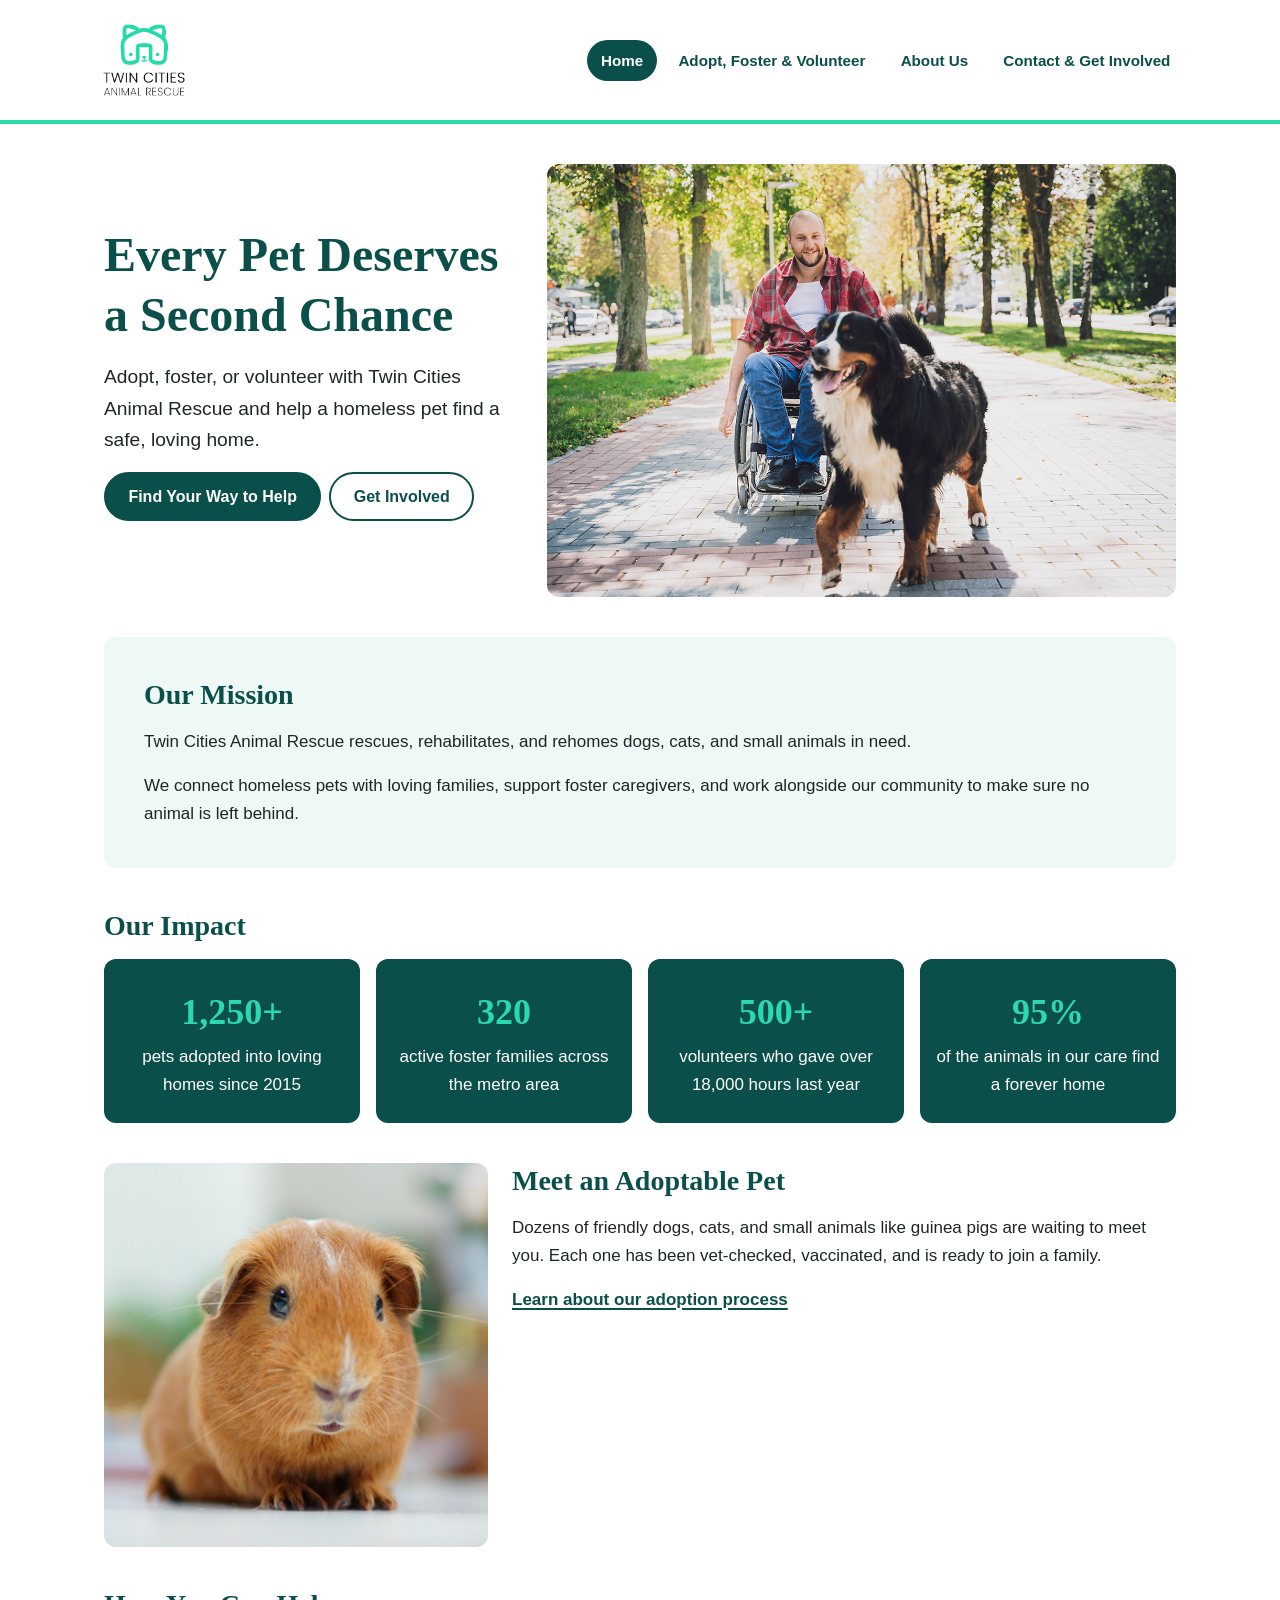
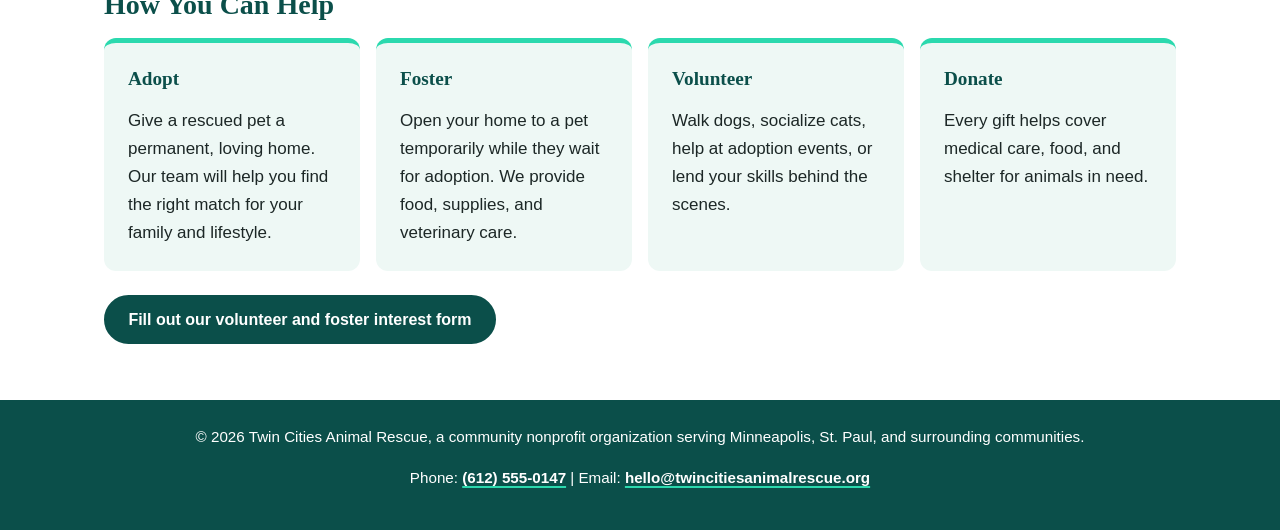
<file: index.html>
<!DOCTYPE html>
<html lang="en">
<head>
  <meta charset="UTF-8">
  <meta name="viewport" content="width=device-width, initial-scale=1.0">
  <meta name="description" content="Twin Cities Animal Rescue gives homeless pets a second chance through adoption, fostering, and volunteering.">
  <title>Home | Twin Cities Animal Rescue</title>
  <link rel="icon" type="image/png" href="images/rescue-logo_c.png">
  <link rel="stylesheet" href="css/styles.css">
</head>
<body>
  <a class="skip-link" href="#main">Skip to main content</a>
  <header class="site-header">
    <div class="header-inner">
      <a class="logo-link" href="index.html"><img src="images/rescue-logo_c.png" alt="Twin Cities Animal Rescue home" width="120" height="111"></a>
      <nav aria-label="Main navigation">
        <ul class="nav-list">
          <li><a href="index.html" aria-current="page">Home</a></li>
          <li><a href="services.html">Adopt, Foster &amp; Volunteer</a></li>
          <li><a href="about.html">About Us</a></li>
          <li><a href="contact.html">Contact &amp; Get Involved</a></li>
        </ul>
      </nav>
    </div>
  </header>

  <main id="main">
    <section class="hero">
      <div class="hero-text">
        <h1>Every Pet Deserves a Second Chance</h1>
        <p class="lead">Adopt, foster, or volunteer with Twin Cities Animal Rescue and help a homeless pet find a safe, loving home.</p>
        <p class="button-row">
          <a class="button" href="services.html">Find Your Way to Help</a>
          <a class="button button-secondary" href="contact.html">Get Involved</a>
        </p>
      </div>
      <picture>
        <source media="(min-width: 800px)" srcset="images/rescue-feature-large_c.png" width="1200" height="826">
        <img class="hero-image" src="images/rescue-feature-small_c.png" alt="Smiling man in a wheelchair walking a happy Bernese mountain dog down a tree-lined park path" width="800" height="800">
      </picture>
    </section>

    <section class="band">
      <h2>Our Mission</h2>
      <p>Twin Cities Animal Rescue rescues, rehabilitates, and rehomes dogs, cats, and small animals in need.</p>
      <p>We connect homeless pets with loving families, support foster caregivers, and work alongside our community to make sure no animal is left behind.</p>
    </section>

    <section>
      <h2>Our Impact</h2>
      <ul class="stats">
        <li><strong>1,250+</strong> pets adopted into loving homes since 2015</li>
        <li><strong>320</strong> active foster families across the metro area</li>
        <li><strong>500+</strong> volunteers who gave over 18,000 hours last year</li>
        <li><strong>95%</strong> of the animals in our care find a forever home</li>
      </ul>
    </section>

    <section class="split">
      <img class="rounded" src="images/rescue-pet_c.png" alt="Adoptable orange and white guinea pig sitting on a table, looking toward the camera" width="400" height="400">
      <div>
        <h2>Meet an Adoptable Pet</h2>
        <p>Dozens of friendly dogs, cats, and small animals like guinea pigs are waiting to meet you. Each one has been vet-checked, vaccinated, and is ready to join a family.</p>
        <p><a href="services.html">Learn about our adoption process</a></p>
      </div>
    </section>

    <section>
      <h2>How You Can Help</h2>
      <div class="card-grid">
        <article class="card">
          <h3>Adopt</h3>
          <p>Give a rescued pet a permanent, loving home. Our team will help you find the right match for your family and lifestyle.</p>
        </article>
        <article class="card">
          <h3>Foster</h3>
          <p>Open your home to a pet temporarily while they wait for adoption. We provide food, supplies, and veterinary care.</p>
        </article>
        <article class="card">
          <h3>Volunteer</h3>
          <p>Walk dogs, socialize cats, help at adoption events, or lend your skills behind the scenes.</p>
        </article>
        <article class="card">
          <h3>Donate</h3>
          <p>Every gift helps cover medical care, food, and shelter for animals in need.</p>
        </article>
      </div>
      <p class="cta-line"><a class="button" href="contact.html">Fill out our volunteer and foster interest form</a></p>
    </section>
  </main>

  <footer class="site-footer">
    <p>&copy; 2026 Twin Cities Animal Rescue, a community nonprofit organization serving Minneapolis, St. Paul, and surrounding communities.</p>
    <p>Phone: <a href="tel:+16125550147">(612) 555-0147</a> | Email: <a href="mailto:hello@twincitiesanimalrescue.org">hello@twincitiesanimalrescue.org</a></p>
  </footer>
</body>
</html>
</file>
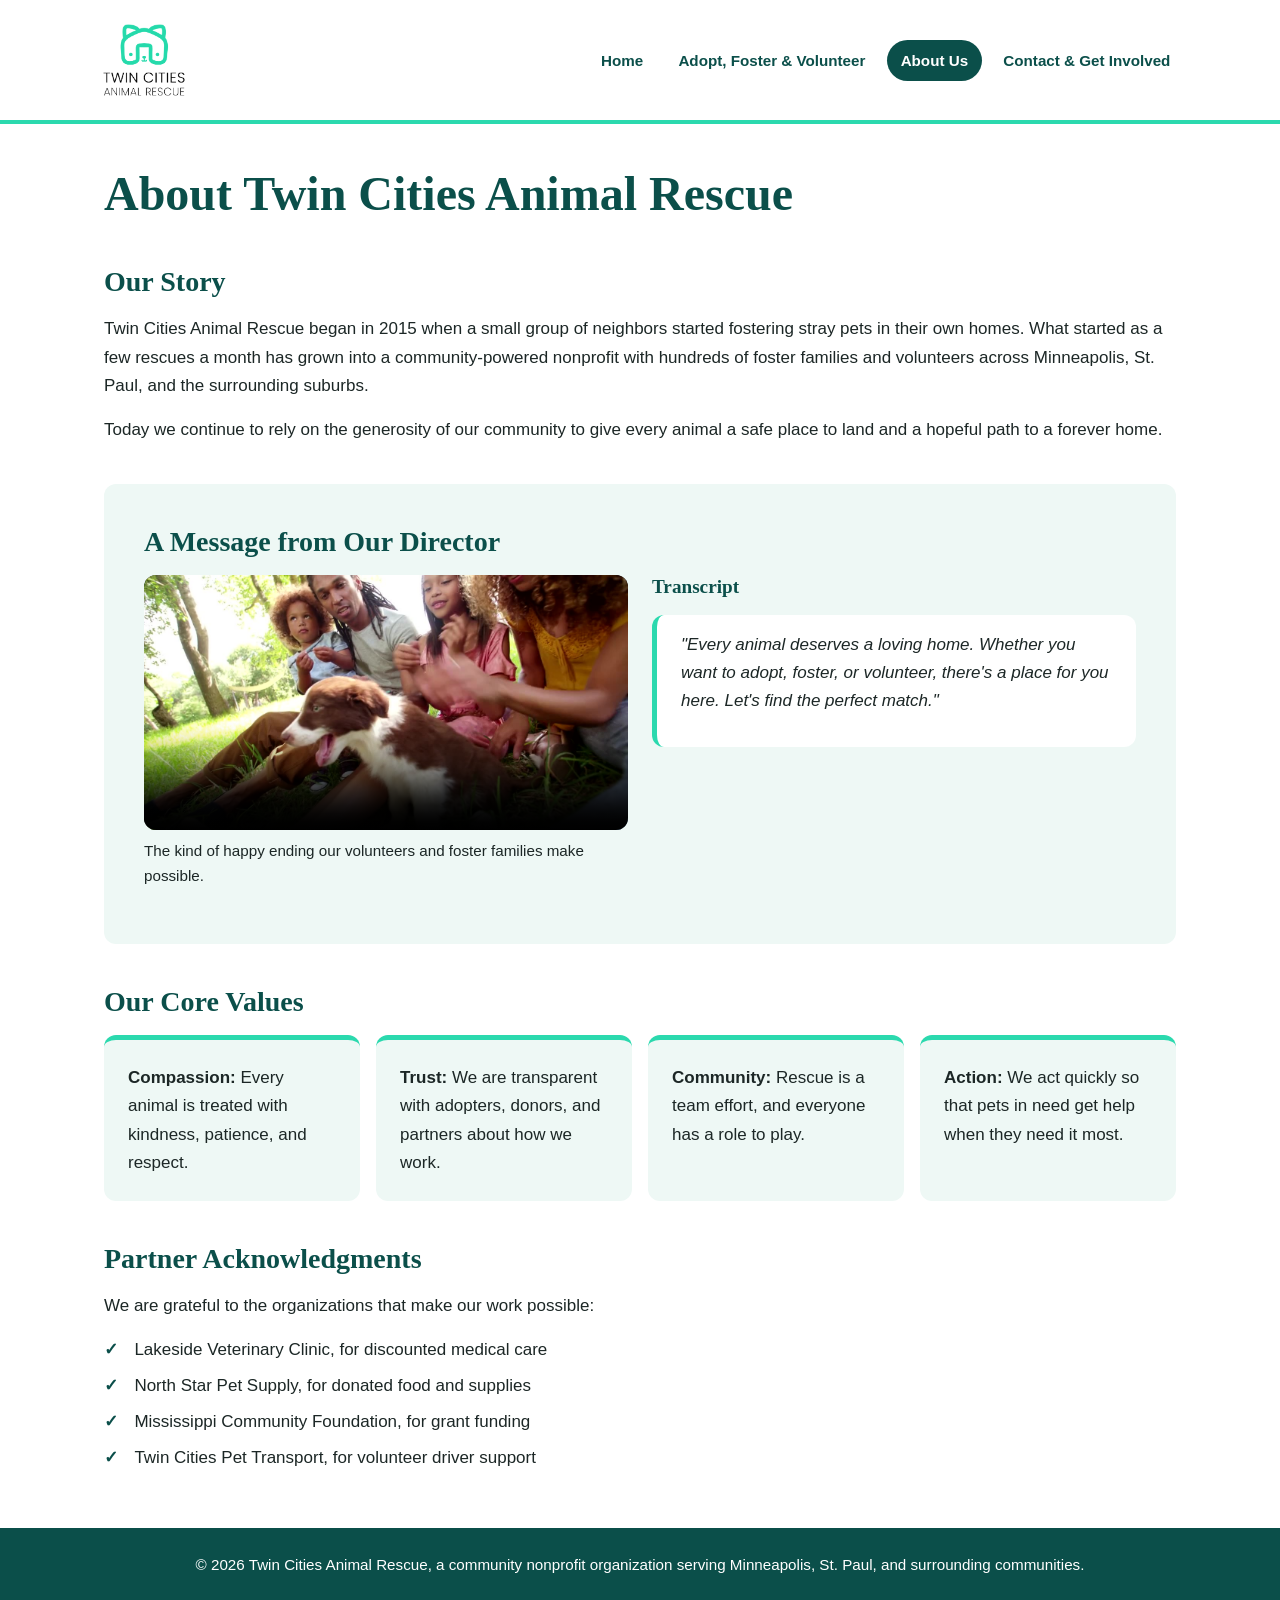
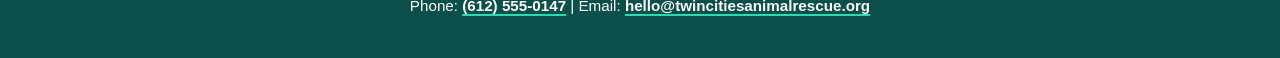
<file: about.html>
<!DOCTYPE html>
<html lang="en">
<head>
  <meta charset="UTF-8">
  <meta name="viewport" content="width=device-width, initial-scale=1.0">
  <meta name="description" content="The story, core values, and community partners of Twin Cities Animal Rescue.">
  <title>About Us | Twin Cities Animal Rescue</title>
  <link rel="icon" type="image/png" href="images/rescue-logo_c.png">
  <link rel="stylesheet" href="css/styles.css">
</head>
<body>
  <a class="skip-link" href="#main">Skip to main content</a>
  <header class="site-header">
    <div class="header-inner">
      <a class="logo-link" href="index.html"><img src="images/rescue-logo_c.png" alt="Twin Cities Animal Rescue home" width="120" height="111"></a>
      <nav aria-label="Main navigation">
        <ul class="nav-list">
          <li><a href="index.html">Home</a></li>
          <li><a href="services.html">Adopt, Foster &amp; Volunteer</a></li>
          <li><a href="about.html" aria-current="page">About Us</a></li>
          <li><a href="contact.html">Contact &amp; Get Involved</a></li>
        </ul>
      </nav>
    </div>
  </header>

  <main id="main">
    <h1>About Twin Cities Animal Rescue</h1>

    <section>
      <h2>Our Story</h2>
      <p>Twin Cities Animal Rescue began in 2015 when a small group of neighbors started fostering stray pets in their own homes. What started as a few rescues a month has grown into a community-powered nonprofit with hundreds of foster families and volunteers across Minneapolis, St. Paul, and the surrounding suburbs.</p>
      <p>Today we continue to rely on the generosity of our community to give every animal a safe place to land and a hopeful path to a forever home.</p>
    </section>

    <section class="band">
      <h2>A Message from Our Director</h2>
      <div class="media-layout">
        <div class="media-item">
          <video controls playsinline width="640" height="360" preload="metadata" poster="images/rescue-video-poster.jpg">
            <source src="media/rescue-message_c.mp4" type="video/mp4">
            <track kind="captions" src="media/rescue-message_c.vtt" srclang="en" label="English" default>
            <p>Your browser cannot play this video. You can listen to the director's message instead:</p>
            <audio controls preload="metadata">
              <source src="media/rescue-message_c.mp3" type="audio/mpeg">
              <p>Your browser does not support embedded video or audio. You can <a href="media/rescue-message_c.mp4">download the video</a>, <a href="media/rescue-message_c.mp3">download the audio message</a>, or read the transcript on this page.</p>
            </audio>
          </video>
          <p class="caption">The kind of happy ending our volunteers and foster families make possible.</p>
        </div>
        <div class="media-item">
          <h3>Transcript</h3>
          <blockquote class="transcript">
            <p>"Every animal deserves a loving home. Whether you want to adopt, foster, or volunteer, there's a place for you here. Let's find the perfect match."</p>
          </blockquote>
        </div>
      </div>
    </section>

    <section>
      <h2>Our Core Values</h2>
      <ul class="card-grid values">
        <li class="card"><strong>Compassion:</strong> Every animal is treated with kindness, patience, and respect.</li>
        <li class="card"><strong>Trust:</strong> We are transparent with adopters, donors, and partners about how we work.</li>
        <li class="card"><strong>Community:</strong> Rescue is a team effort, and everyone has a role to play.</li>
        <li class="card"><strong>Action:</strong> We act quickly so that pets in need get help when they need it most.</li>
      </ul>
    </section>

    <section>
      <h2>Partner Acknowledgments</h2>
      <p>We are grateful to the organizations that make our work possible:</p>
      <ul class="check-list">
        <li>Lakeside Veterinary Clinic, for discounted medical care</li>
        <li>North Star Pet Supply, for donated food and supplies</li>
        <li>Mississippi Community Foundation, for grant funding</li>
        <li>Twin Cities Pet Transport, for volunteer driver support</li>
      </ul>
    </section>
  </main>

  <footer class="site-footer">
    <p>&copy; 2026 Twin Cities Animal Rescue, a community nonprofit organization serving Minneapolis, St. Paul, and surrounding communities.</p>
    <p>Phone: <a href="tel:+16125550147">(612) 555-0147</a> | Email: <a href="mailto:hello@twincitiesanimalrescue.org">hello@twincitiesanimalrescue.org</a></p>
  </footer>
</body>
</html>
</file>
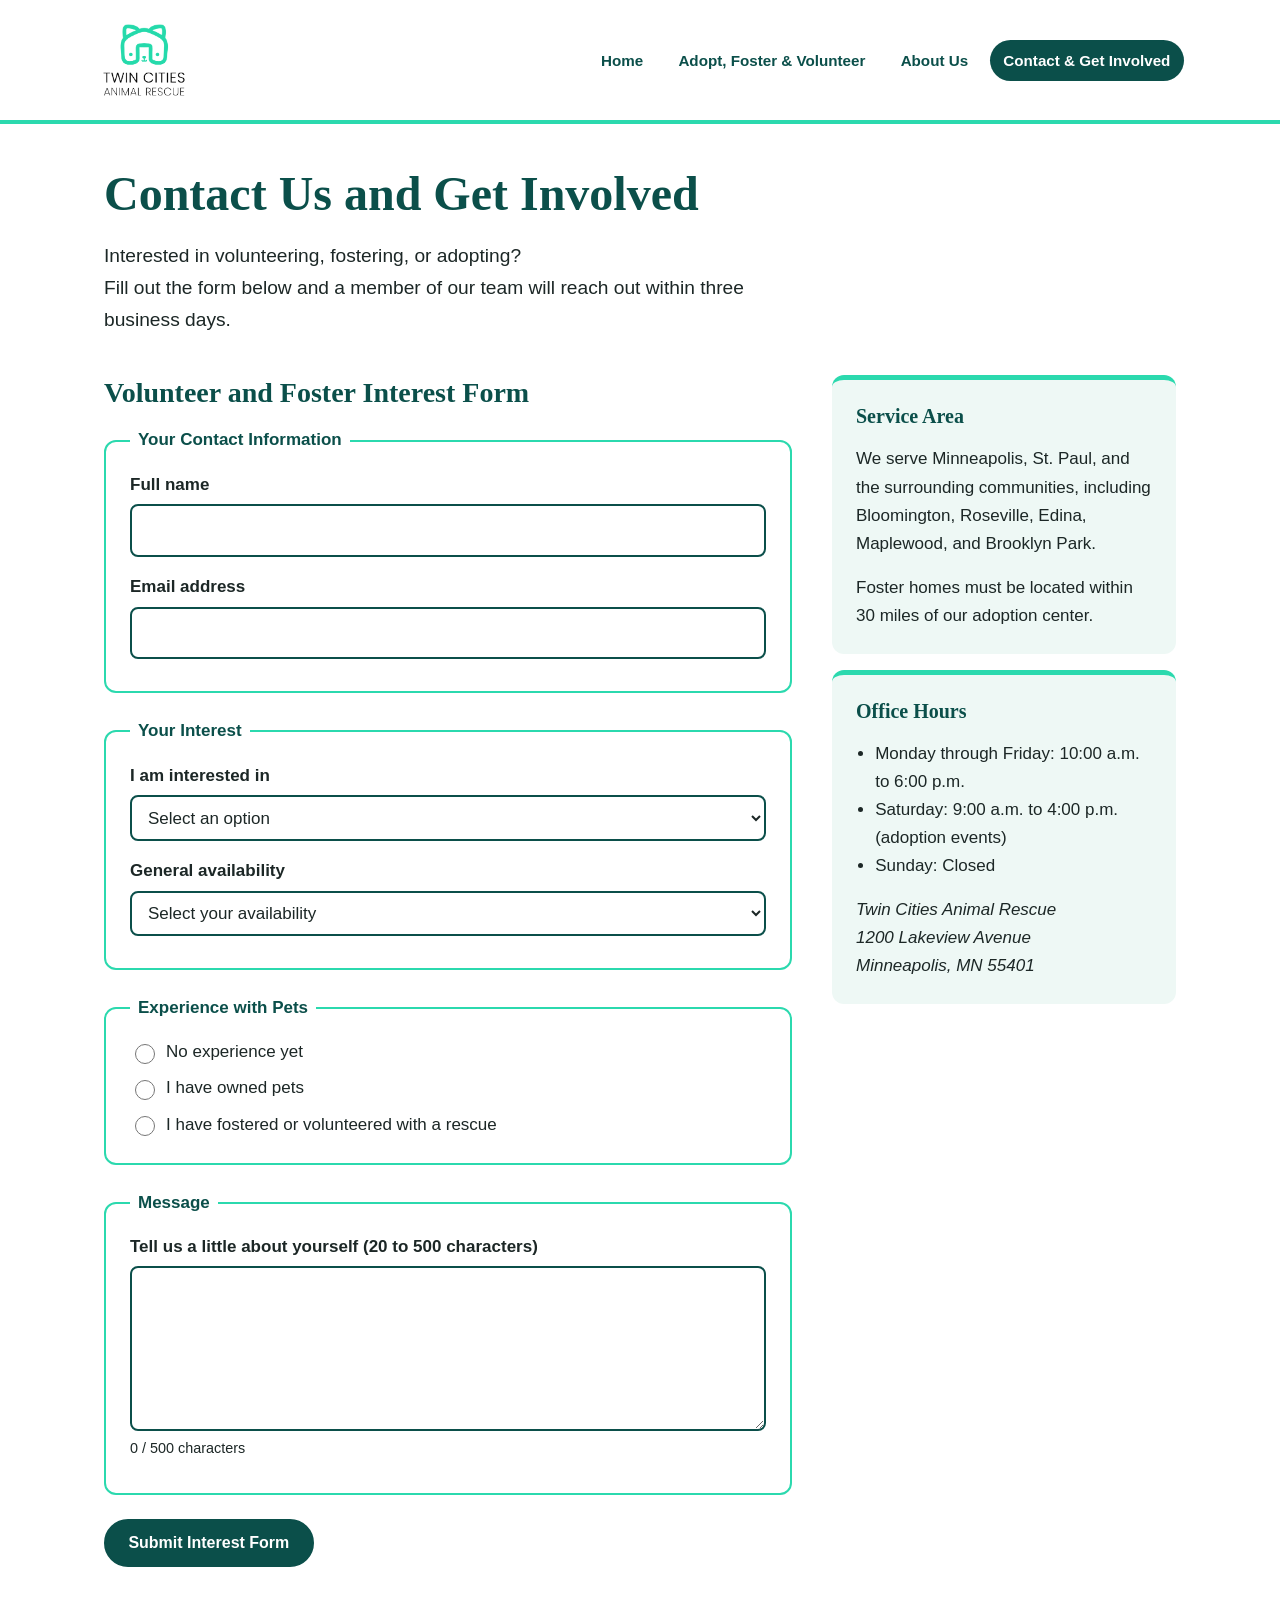
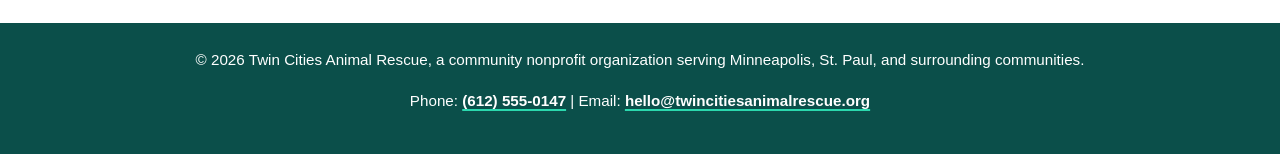
<file: contact.html>
<!DOCTYPE html>
<html lang="en">
<head>
  <meta charset="UTF-8">
  <meta name="viewport" content="width=device-width, initial-scale=1.0">
  <meta name="description" content="Contact Twin Cities Animal Rescue or submit a volunteer or foster interest form.">
  <title>Contact &amp; Get Involved | Twin Cities Animal Rescue</title>
  <link rel="icon" type="image/png" href="images/rescue-logo_c.png">
  <link rel="stylesheet" href="css/styles.css">
  <script src="js/storage.js" defer></script>
  <script src="js/contact-form.js" defer></script>
</head>
<body>
  <a class="skip-link" href="#main">Skip to main content</a>
  <header class="site-header">
    <div class="header-inner">
      <a class="logo-link" href="index.html"><img src="images/rescue-logo_c.png" alt="Twin Cities Animal Rescue home" width="120" height="111"></a>
      <nav aria-label="Main navigation">
        <ul class="nav-list">
          <li><a href="index.html">Home</a></li>
          <li><a href="services.html">Adopt, Foster &amp; Volunteer</a></li>
          <li><a href="about.html">About Us</a></li>
          <li><a href="contact.html" aria-current="page">Contact &amp; Get Involved</a></li>
        </ul>
      </nav>
    </div>
  </header>

  <main id="main">
    <h1>Contact Us and Get Involved</h1>
    <p class="lead">Interested in volunteering, fostering, or adopting?<br>Fill out the form below and a member of our team will reach out within three business days.</p>

    <div class="contact-layout">
      <section class="form-section">
        <h2>Volunteer and Foster Interest Form</h2>
        <form id="interest-form" action="#" method="post">
          <fieldset>
            <legend>Your Contact Information</legend>
            <p class="field">
              <label for="name">Full name</label>
              <input type="text" id="name" name="name" autocomplete="name" minlength="2" maxlength="80" required>
            </p>
            <p class="field">
              <label for="email">Email address</label>
              <input type="email" id="email" name="email" autocomplete="email" required>
            </p>
          </fieldset>

          <fieldset>
            <legend>Your Interest</legend>
            <p class="field">
              <label for="interest">I am interested in</label>
              <select id="interest" name="interest" required>
                <option value="">Select an option</option>
                <option value="volunteer">Volunteering</option>
                <option value="foster">Fostering</option>
                <option value="adoption">Adoption information</option>
              </select>
            </p>
            <p class="field">
              <label for="availability">General availability</label>
              <select id="availability" name="availability" required>
                <option value="">Select your availability</option>
                <option value="weekday-mornings">Weekday mornings</option>
                <option value="weekday-evenings">Weekday evenings</option>
                <option value="weekends">Weekends</option>
                <option value="flexible">Flexible</option>
              </select>
            </p>
          </fieldset>

          <fieldset id="experience-group">
            <legend>Experience with Pets</legend>
            <p class="choice">
              <input type="radio" id="exp-none" name="experience" value="none" required>
              <label for="exp-none">No experience yet</label>
            </p>
            <p class="choice">
              <input type="radio" id="exp-owner" name="experience" value="owner">
              <label for="exp-owner">I have owned pets</label>
            </p>
            <p class="choice">
              <input type="radio" id="exp-rescue" name="experience" value="rescue">
              <label for="exp-rescue">I have fostered or volunteered with a rescue</label>
            </p>
          </fieldset>

          <fieldset>
            <legend>Message</legend>
            <p class="field">
              <label for="message">Tell us a little about yourself (20 to 500 characters)</label>
              <textarea id="message" name="message" rows="5" cols="40" minlength="20" maxlength="500" required></textarea>
            </p>
          </fieldset>

          <p><button class="button" type="submit">Submit Interest Form</button></p>
        </form>
      </section>

      <div class="contact-details">
        <section class="card">
          <h2>Service Area</h2>
          <p>We serve Minneapolis, St. Paul, and the surrounding communities, including Bloomington, Roseville, Edina, Maplewood, and Brooklyn Park.</p>
          <p>Foster homes must be located within 30 miles of our adoption center.</p>
        </section>

        <section class="card">
          <h2>Office Hours</h2>
          <ul class="hours">
            <li>Monday through Friday: 10:00 a.m. to 6:00 p.m.</li>
            <li>Saturday: 9:00 a.m. to 4:00 p.m. (adoption events)</li>
            <li>Sunday: Closed</li>
          </ul>
          <address>
            Twin Cities Animal Rescue<br>
            1200 Lakeview Avenue<br>
            Minneapolis, MN 55401
          </address>
        </section>
      </div>
    </div>
  </main>

  <footer class="site-footer">
    <p>&copy; 2026 Twin Cities Animal Rescue, a community nonprofit organization serving Minneapolis, St. Paul, and surrounding communities.</p>
    <p>Phone: <a href="tel:+16125550147">(612) 555-0147</a> | Email: <a href="mailto:hello@twincitiesanimalrescue.org">hello@twincitiesanimalrescue.org</a></p>
  </footer>
</body>
</html>
</file>
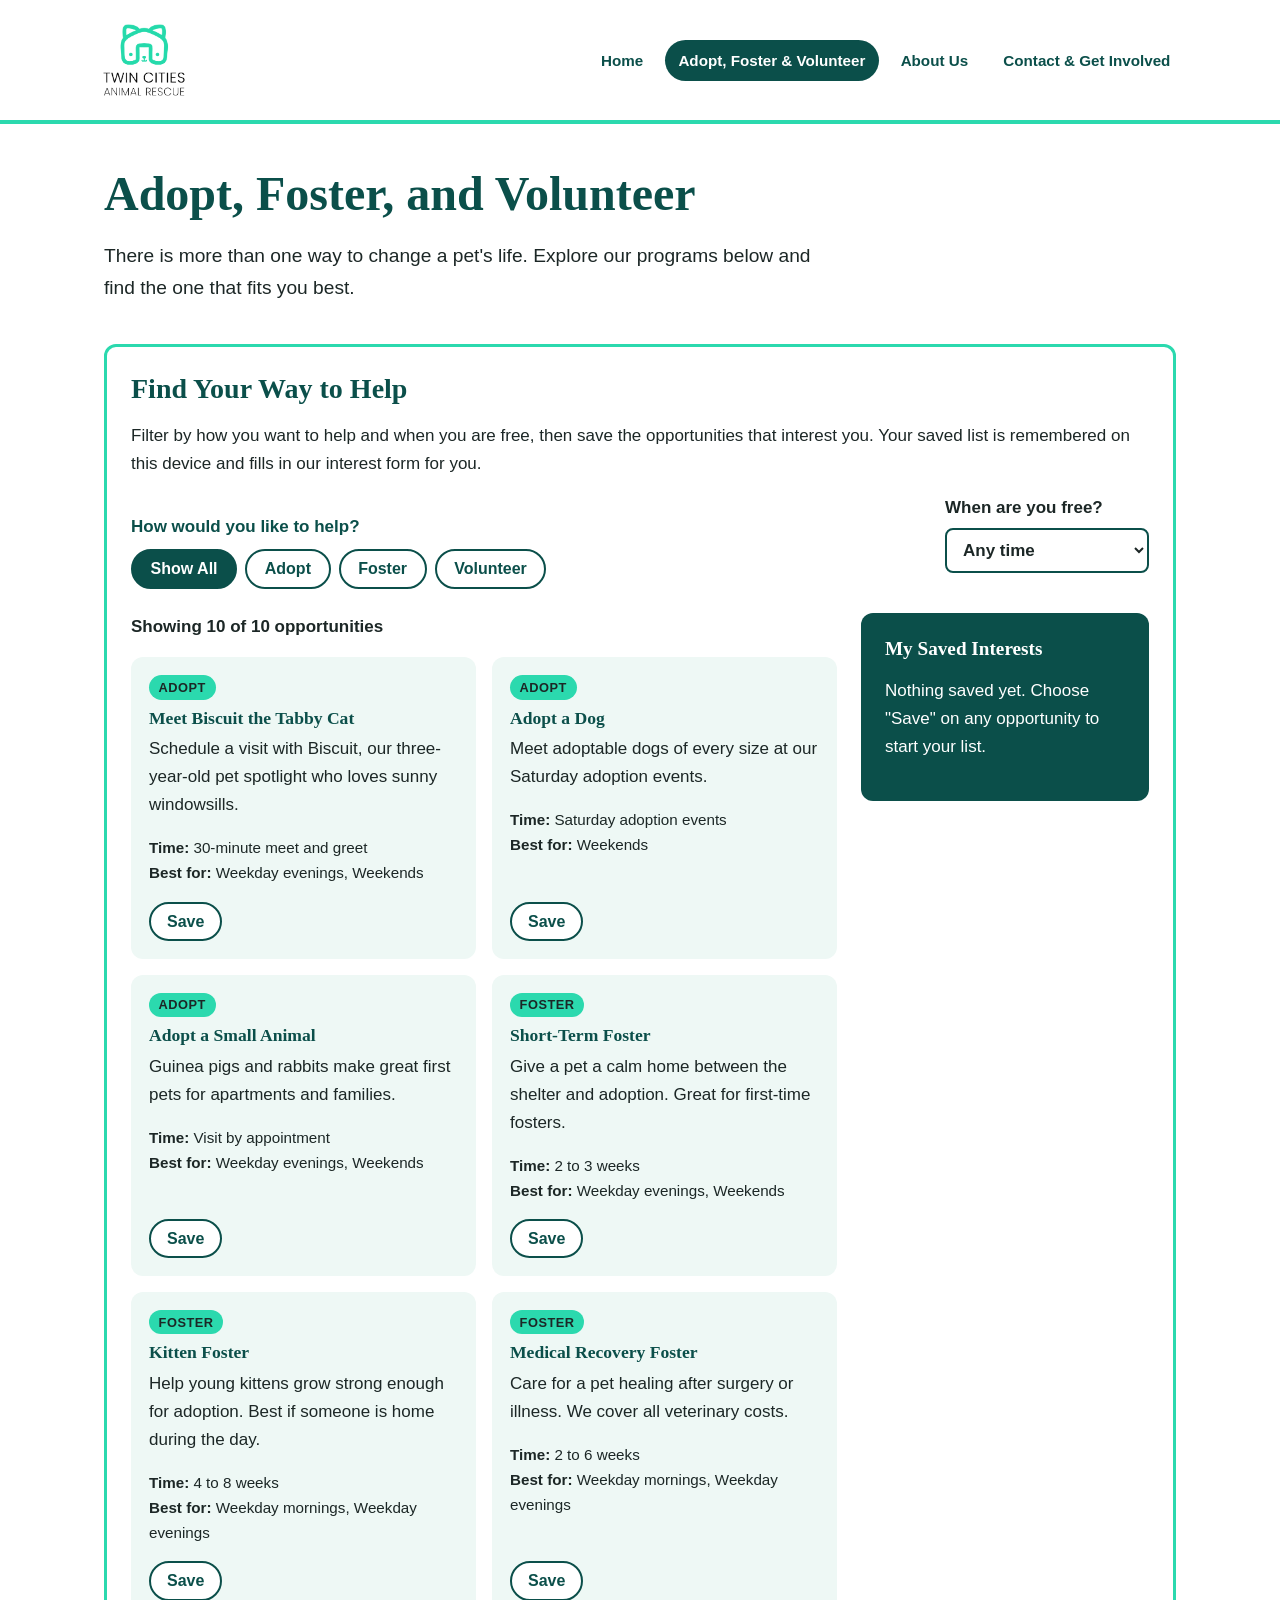
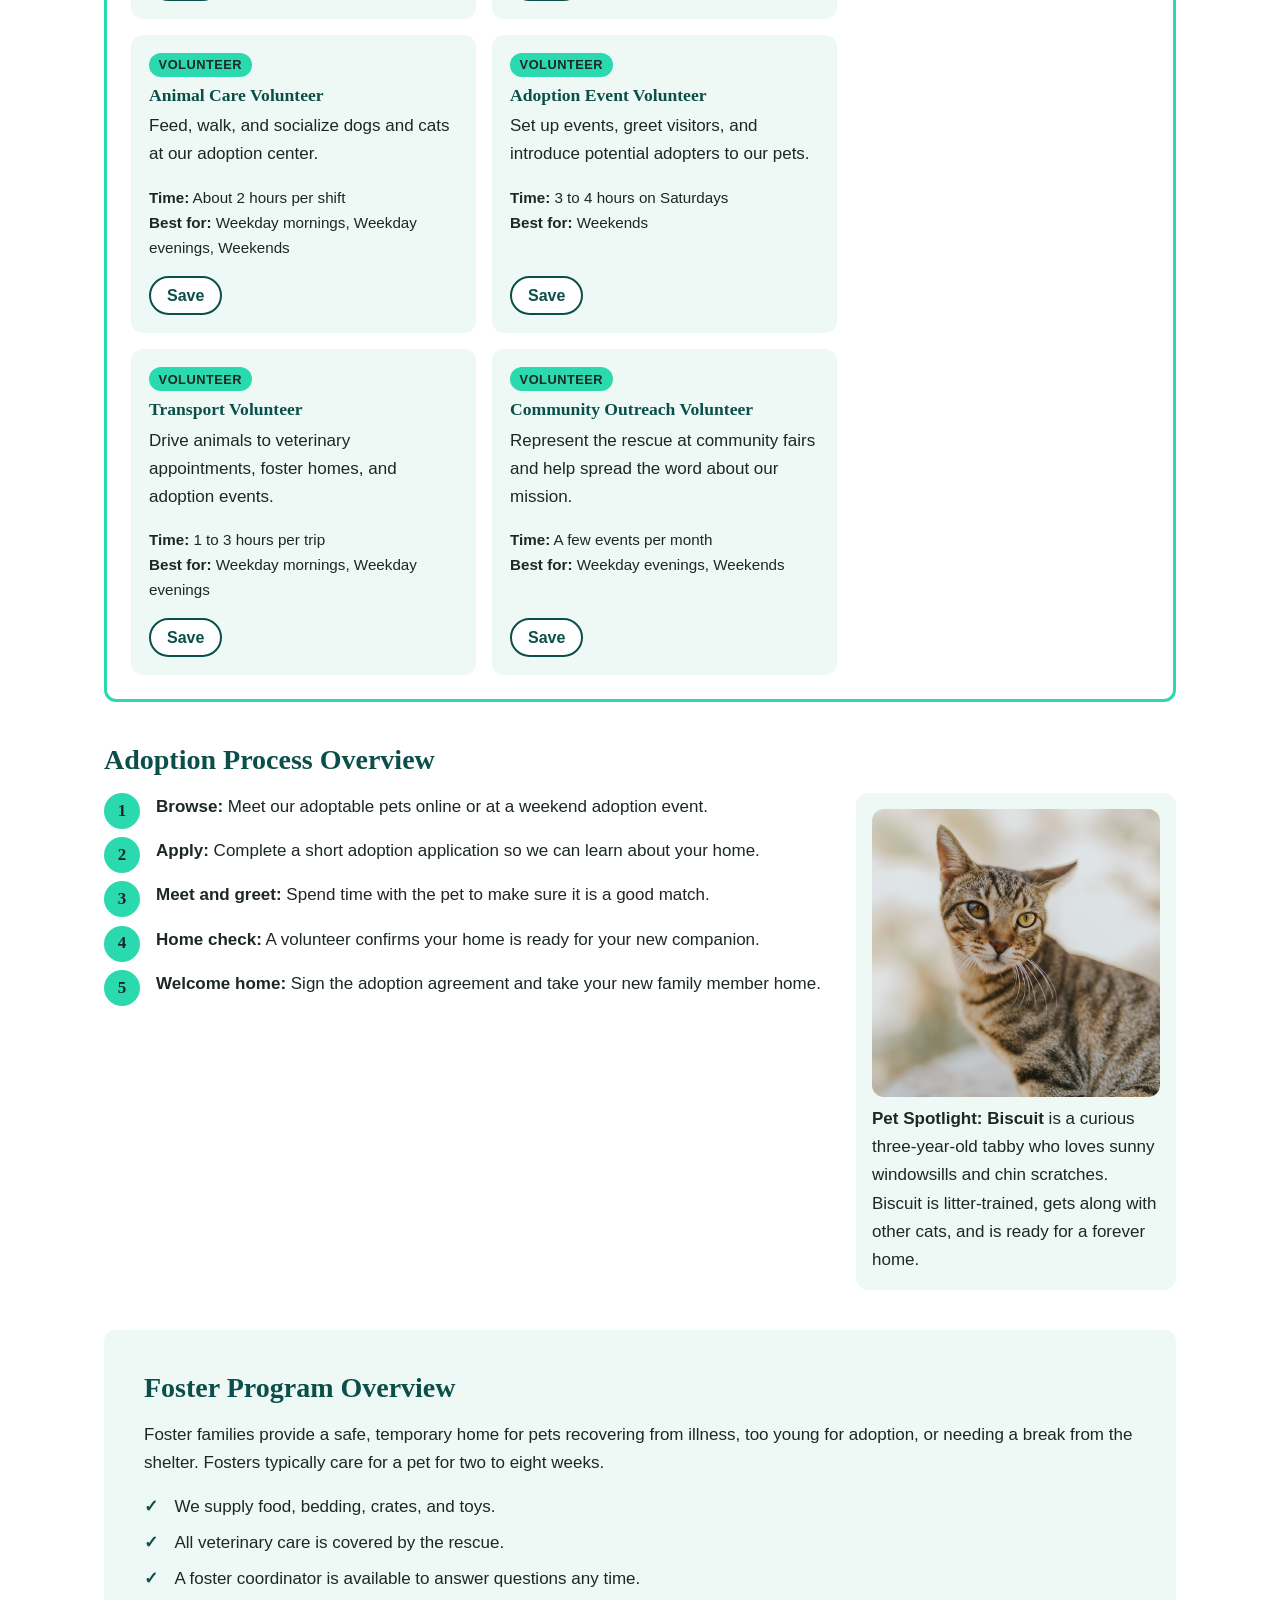
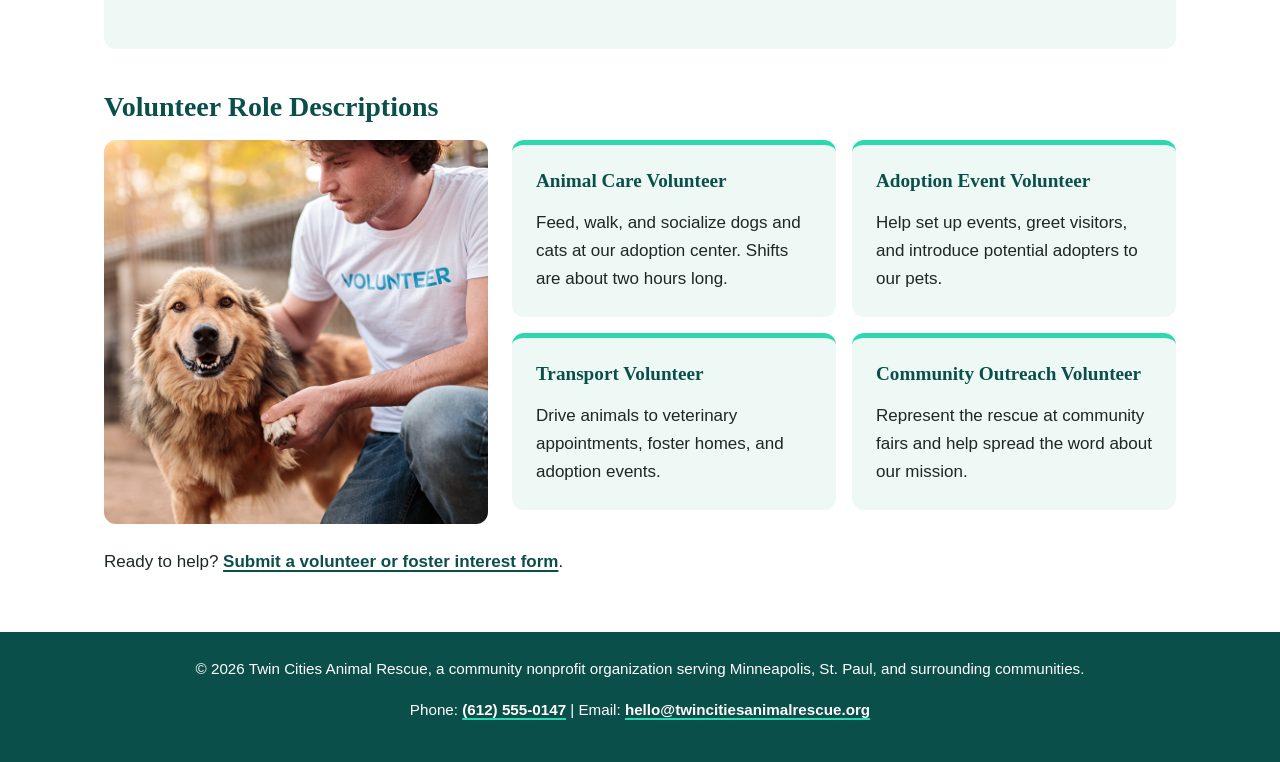
<file: services.html>
<!DOCTYPE html>
<html lang="en">
<head>
  <meta charset="UTF-8">
  <meta name="viewport" content="width=device-width, initial-scale=1.0">
  <meta name="description" content="Learn how to adopt, foster, or volunteer with Twin Cities Animal Rescue.">
  <title>Adopt, Foster &amp; Volunteer | Twin Cities Animal Rescue</title>
  <link rel="icon" type="image/png" href="images/rescue-logo_c.png">
  <link rel="stylesheet" href="css/styles.css">
  <script src="js/storage.js" defer></script>
  <script src="js/help-finder.js" defer></script>
</head>
<body>
  <a class="skip-link" href="#main">Skip to main content</a>
  <header class="site-header">
    <div class="header-inner">
      <a class="logo-link" href="index.html"><img src="images/rescue-logo_c.png" alt="Twin Cities Animal Rescue home" width="120" height="111"></a>
      <nav aria-label="Main navigation">
        <ul class="nav-list">
          <li><a href="index.html">Home</a></li>
          <li><a href="services.html" aria-current="page">Adopt, Foster &amp; Volunteer</a></li>
          <li><a href="about.html">About Us</a></li>
          <li><a href="contact.html">Contact &amp; Get Involved</a></li>
        </ul>
      </nav>
    </div>
  </header>

  <main id="main">
    <h1>Adopt, Foster, and Volunteer</h1>
    <p class="lead">There is more than one way to change a pet's life. Explore our programs below and find the one that fits you best.</p>

    <section id="help-finder" class="finder" aria-labelledby="finder-heading">
      <h2 id="finder-heading">Find Your Way to Help</h2>
      <p>Filter by how you want to help and when you are free, then save the opportunities that interest you. Your saved list is remembered on this device and fills in our interest form for you.</p>
      <div class="finder-controls">
        <fieldset class="filter-group">
          <legend>How would you like to help?</legend>
          <div class="filter-buttons" id="type-filters"></div>
        </fieldset>
        <p class="filter-select">
          <label for="time-filter">When are you free?</label>
          <select id="time-filter">
            <option value="any">Any time</option>
            <option value="weekday-mornings">Weekday mornings</option>
            <option value="weekday-evenings">Weekday evenings</option>
            <option value="weekends">Weekends</option>
          </select>
        </p>
      </div>
      <div class="finder-layout">
        <div>
          <p id="result-count" class="result-count" aria-live="polite"></p>
          <ul id="opportunity-list" class="opportunity-list"></ul>
        </div>
        <aside class="interest-panel" aria-labelledby="interest-heading">
          <h3 id="interest-heading">My Saved Interests</h3>
          <p id="interest-empty">Nothing saved yet. Choose "Save" on any opportunity to start your list.</p>
          <ul id="interest-list" class="interest-list"></ul>
          <p><a id="interest-cta" class="button" href="contact.html" hidden>Send My Interests to the Team</a></p>
        </aside>
      </div>
    </section>

    <section>
      <h2>Adoption Process Overview</h2>
      <div class="split split-reverse">
        <ol class="steps">
          <li><strong>Browse:</strong> Meet our adoptable pets online or at a weekend adoption event.</li>
          <li><strong>Apply:</strong> Complete a short adoption application so we can learn about your home.</li>
          <li><strong>Meet and greet:</strong> Spend time with the pet to make sure it is a good match.</li>
          <li><strong>Home check:</strong> A volunteer confirms your home is ready for your new companion.</li>
          <li><strong>Welcome home:</strong> Sign the adoption agreement and take your new family member home.</li>
        </ol>
        <figure class="spotlight">
          <img src="images/rescue-pet-spotlight_c.png" alt="Close-up of Biscuit, a brown tabby cat with yellow-green eyes, looking alertly to the side" width="400" height="400">
          <figcaption><strong>Pet Spotlight: Biscuit</strong> is a curious three-year-old tabby who loves sunny windowsills and chin scratches. Biscuit is litter-trained, gets along with other cats, and is ready for a forever home.</figcaption>
        </figure>
      </div>
    </section>

    <section class="band">
      <h2>Foster Program Overview</h2>
      <p>Foster families provide a safe, temporary home for pets recovering from illness, too young for adoption, or needing a break from the shelter. Fosters typically care for a pet for two to eight weeks.</p>
      <ul class="check-list">
        <li>We supply food, bedding, crates, and toys.</li>
        <li>All veterinary care is covered by the rescue.</li>
        <li>A foster coordinator is available to answer questions any time.</li>
      </ul>
    </section>

    <section>
      <h2>Volunteer Role Descriptions</h2>
      <div class="split">
        <img class="rounded" src="images/rescue-volunteer_c.png" alt="Volunteer in a white VOLUNTEER T-shirt kneeling beside a happy golden rescue dog and holding its paw" width="400" height="400">
        <div class="card-grid card-grid-2">
          <article class="card">
            <h3>Animal Care Volunteer</h3>
            <p>Feed, walk, and socialize dogs and cats at our adoption center. Shifts are about two hours long.</p>
          </article>
          <article class="card">
            <h3>Adoption Event Volunteer</h3>
            <p>Help set up events, greet visitors, and introduce potential adopters to our pets.</p>
          </article>
          <article class="card">
            <h3>Transport Volunteer</h3>
            <p>Drive animals to veterinary appointments, foster homes, and adoption events.</p>
          </article>
          <article class="card">
            <h3>Community Outreach Volunteer</h3>
            <p>Represent the rescue at community fairs and help spread the word about our mission.</p>
          </article>
        </div>
      </div>
      <p class="cta-line">Ready to help? <a href="contact.html">Submit a volunteer or foster interest form</a>.</p>
    </section>
  </main>

  <footer class="site-footer">
    <p>&copy; 2026 Twin Cities Animal Rescue, a community nonprofit organization serving Minneapolis, St. Paul, and surrounding communities.</p>
    <p>Phone: <a href="tel:+16125550147">(612) 555-0147</a> | Email: <a href="mailto:hello@twincitiesanimalrescue.org">hello@twincitiesanimalrescue.org</a></p>
  </footer>
</body>
</html>
</file>
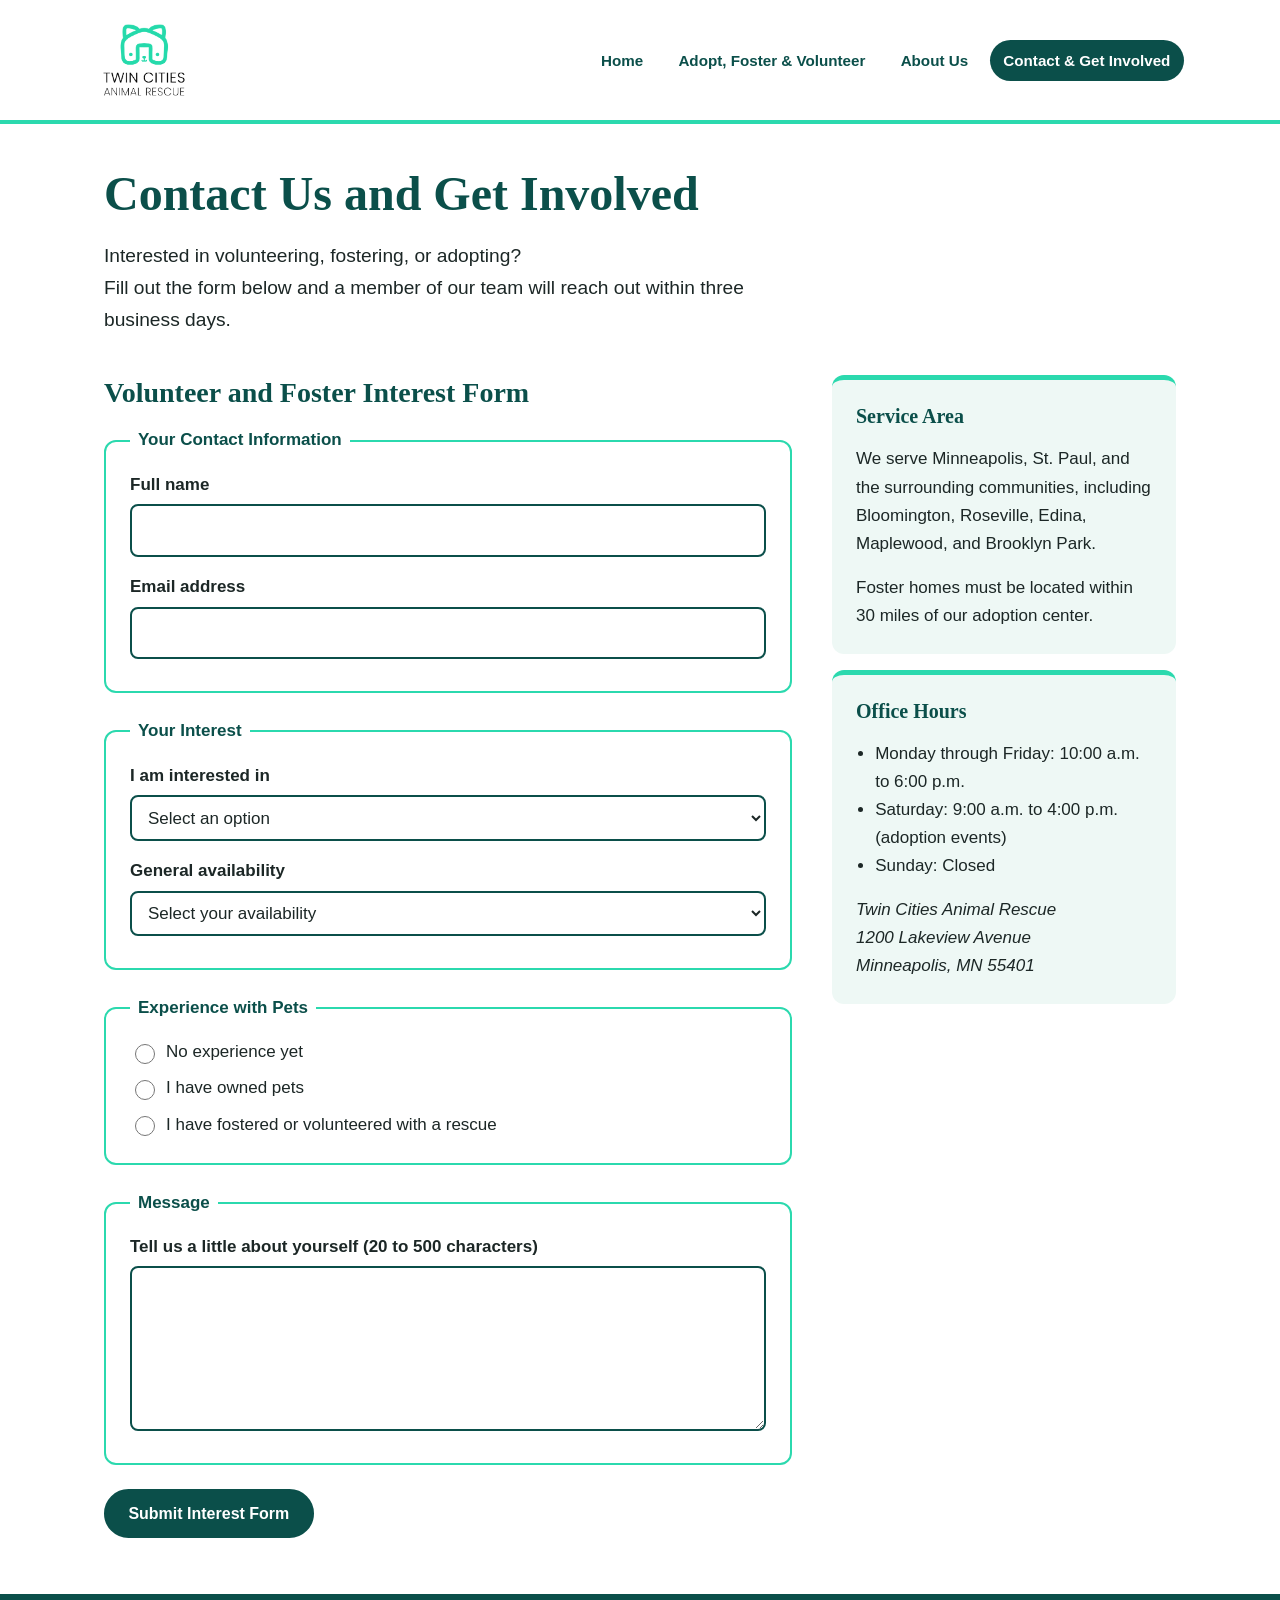
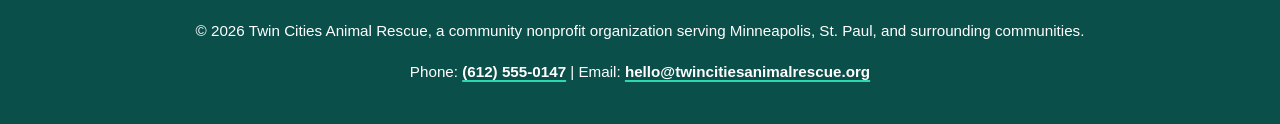
<file: touchstone-3/contact.html>
<!DOCTYPE html>
<html lang="en">
<head>
  <meta charset="UTF-8">
  <meta name="viewport" content="width=device-width, initial-scale=1.0">
  <meta name="description" content="Contact Twin Cities Animal Rescue or submit a volunteer or foster interest form.">
  <title>Contact &amp; Get Involved | Twin Cities Animal Rescue</title>
  <link rel="icon" type="image/png" href="images/rescue-logo_c.png">
  <link rel="stylesheet" href="css/styles.css">
</head>
<body>
  <a class="skip-link" href="#main">Skip to main content</a>
  <header class="site-header">
    <div class="header-inner">
      <a class="logo-link" href="index.html"><img src="images/rescue-logo_c.png" alt="Twin Cities Animal Rescue home" width="120" height="111"></a>
      <nav aria-label="Main navigation">
        <ul class="nav-list">
          <li><a href="index.html">Home</a></li>
          <li><a href="services.html">Adopt, Foster &amp; Volunteer</a></li>
          <li><a href="about.html">About Us</a></li>
          <li><a href="contact.html" aria-current="page">Contact &amp; Get Involved</a></li>
        </ul>
      </nav>
    </div>
  </header>

  <main id="main">
    <h1>Contact Us and Get Involved</h1>
    <p class="lead">Interested in volunteering, fostering, or adopting?<br>Fill out the form below and a member of our team will reach out within three business days.</p>

    <div class="contact-layout">
      <section class="form-section">
        <h2>Volunteer and Foster Interest Form</h2>
        <form id="interest-form" action="#" method="post">
          <fieldset>
            <legend>Your Contact Information</legend>
            <p class="field">
              <label for="name">Full name</label>
              <input type="text" id="name" name="name" autocomplete="name" minlength="2" maxlength="80" required>
            </p>
            <p class="field">
              <label for="email">Email address</label>
              <input type="email" id="email" name="email" autocomplete="email" required>
            </p>
          </fieldset>

          <fieldset>
            <legend>Your Interest</legend>
            <p class="field">
              <label for="interest">I am interested in</label>
              <select id="interest" name="interest" required>
                <option value="">Select an option</option>
                <option value="volunteer">Volunteering</option>
                <option value="foster">Fostering</option>
                <option value="adoption">Adoption information</option>
              </select>
            </p>
            <p class="field">
              <label for="availability">General availability</label>
              <select id="availability" name="availability" required>
                <option value="">Select your availability</option>
                <option value="weekday-mornings">Weekday mornings</option>
                <option value="weekday-evenings">Weekday evenings</option>
                <option value="weekends">Weekends</option>
                <option value="flexible">Flexible</option>
              </select>
            </p>
          </fieldset>

          <fieldset id="experience-group">
            <legend>Experience with Pets</legend>
            <p class="choice">
              <input type="radio" id="exp-none" name="experience" value="none" required>
              <label for="exp-none">No experience yet</label>
            </p>
            <p class="choice">
              <input type="radio" id="exp-owner" name="experience" value="owner">
              <label for="exp-owner">I have owned pets</label>
            </p>
            <p class="choice">
              <input type="radio" id="exp-rescue" name="experience" value="rescue">
              <label for="exp-rescue">I have fostered or volunteered with a rescue</label>
            </p>
          </fieldset>

          <fieldset>
            <legend>Message</legend>
            <p class="field">
              <label for="message">Tell us a little about yourself (20 to 500 characters)</label>
              <textarea id="message" name="message" rows="5" cols="40" minlength="20" maxlength="500" required></textarea>
            </p>
          </fieldset>

          <p><button class="button" type="submit">Submit Interest Form</button></p>
        </form>
      </section>

      <div class="contact-details">
        <section class="card">
          <h2>Service Area</h2>
          <p>We serve Minneapolis, St. Paul, and the surrounding communities, including Bloomington, Roseville, Edina, Maplewood, and Brooklyn Park.</p>
          <p>Foster homes must be located within 30 miles of our adoption center.</p>
        </section>

        <section class="card">
          <h2>Office Hours</h2>
          <ul class="hours">
            <li>Monday through Friday: 10:00 a.m. to 6:00 p.m.</li>
            <li>Saturday: 9:00 a.m. to 4:00 p.m. (adoption events)</li>
            <li>Sunday: Closed</li>
          </ul>
          <address>
            Twin Cities Animal Rescue<br>
            1200 Lakeview Avenue<br>
            Minneapolis, MN 55401
          </address>
        </section>
      </div>
    </div>
  </main>

  <footer class="site-footer">
    <p>&copy; 2026 Twin Cities Animal Rescue, a community nonprofit organization serving Minneapolis, St. Paul, and surrounding communities.</p>
    <p>Phone: <a href="tel:+16125550147">(612) 555-0147</a> | Email: <a href="mailto:hello@twincitiesanimalrescue.org">hello@twincitiesanimalrescue.org</a></p>
  </footer>
</body>
</html>
</file>
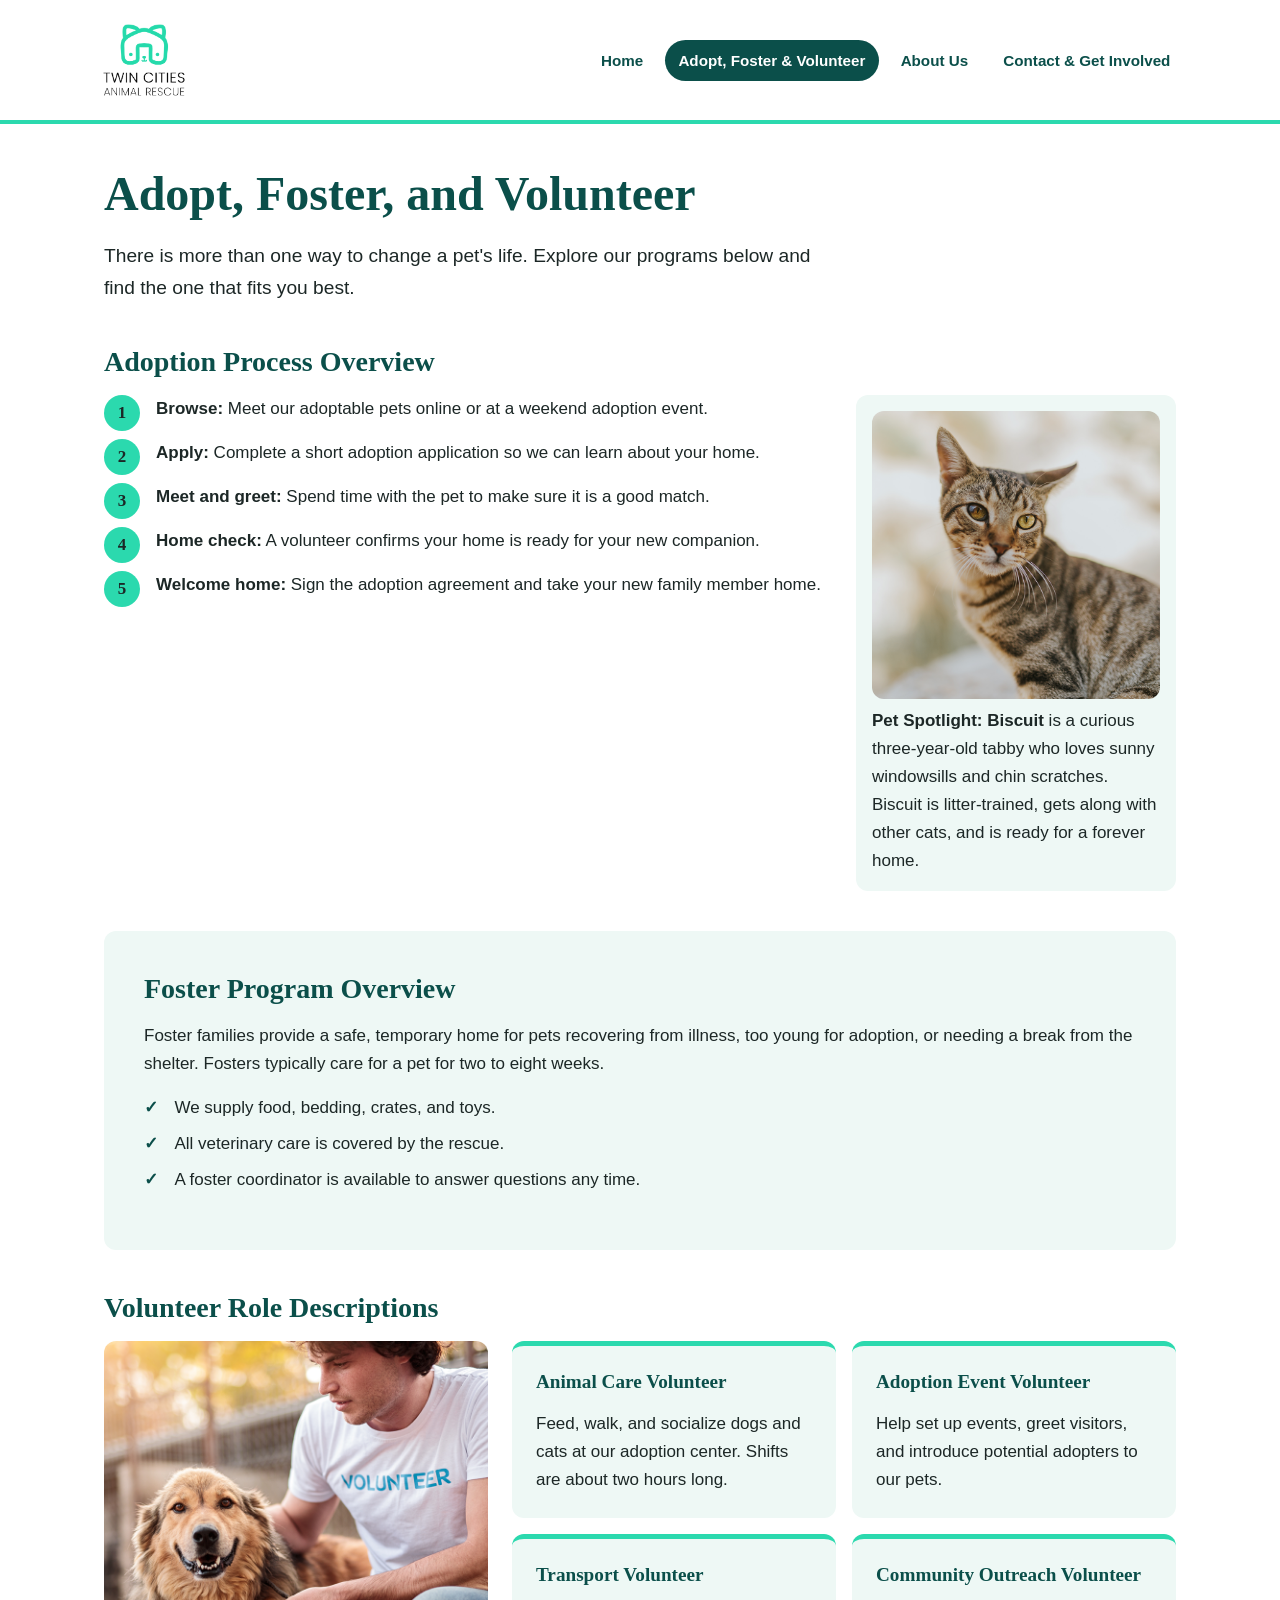
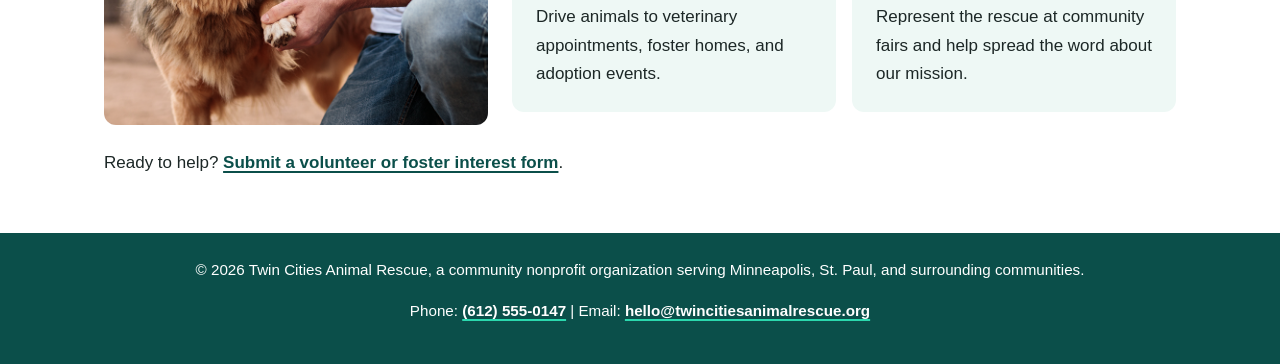
<file: touchstone-3/services.html>
<!DOCTYPE html>
<html lang="en">
<head>
  <meta charset="UTF-8">
  <meta name="viewport" content="width=device-width, initial-scale=1.0">
  <meta name="description" content="Learn how to adopt, foster, or volunteer with Twin Cities Animal Rescue.">
  <title>Adopt, Foster &amp; Volunteer | Twin Cities Animal Rescue</title>
  <link rel="icon" type="image/png" href="images/rescue-logo_c.png">
  <link rel="stylesheet" href="css/styles.css">
</head>
<body>
  <a class="skip-link" href="#main">Skip to main content</a>
  <header class="site-header">
    <div class="header-inner">
      <a class="logo-link" href="index.html"><img src="images/rescue-logo_c.png" alt="Twin Cities Animal Rescue home" width="120" height="111"></a>
      <nav aria-label="Main navigation">
        <ul class="nav-list">
          <li><a href="index.html">Home</a></li>
          <li><a href="services.html" aria-current="page">Adopt, Foster &amp; Volunteer</a></li>
          <li><a href="about.html">About Us</a></li>
          <li><a href="contact.html">Contact &amp; Get Involved</a></li>
        </ul>
      </nav>
    </div>
  </header>

  <main id="main">
    <h1>Adopt, Foster, and Volunteer</h1>
    <p class="lead">There is more than one way to change a pet's life. Explore our programs below and find the one that fits you best.</p>

    <section>
      <h2>Adoption Process Overview</h2>
      <div class="split split-reverse">
        <ol class="steps">
          <li><strong>Browse:</strong> Meet our adoptable pets online or at a weekend adoption event.</li>
          <li><strong>Apply:</strong> Complete a short adoption application so we can learn about your home.</li>
          <li><strong>Meet and greet:</strong> Spend time with the pet to make sure it is a good match.</li>
          <li><strong>Home check:</strong> A volunteer confirms your home is ready for your new companion.</li>
          <li><strong>Welcome home:</strong> Sign the adoption agreement and take your new family member home.</li>
        </ol>
        <figure class="spotlight">
          <img src="images/rescue-pet-spotlight_c.png" alt="Close-up of Biscuit, a brown tabby cat with yellow-green eyes, looking alertly to the side" width="400" height="400">
          <figcaption><strong>Pet Spotlight: Biscuit</strong> is a curious three-year-old tabby who loves sunny windowsills and chin scratches. Biscuit is litter-trained, gets along with other cats, and is ready for a forever home.</figcaption>
        </figure>
      </div>
    </section>

    <section class="band">
      <h2>Foster Program Overview</h2>
      <p>Foster families provide a safe, temporary home for pets recovering from illness, too young for adoption, or needing a break from the shelter. Fosters typically care for a pet for two to eight weeks.</p>
      <ul class="check-list">
        <li>We supply food, bedding, crates, and toys.</li>
        <li>All veterinary care is covered by the rescue.</li>
        <li>A foster coordinator is available to answer questions any time.</li>
      </ul>
    </section>

    <section>
      <h2>Volunteer Role Descriptions</h2>
      <div class="split">
        <img class="rounded" src="images/rescue-volunteer_c.png" alt="Volunteer in a white VOLUNTEER T-shirt kneeling beside a happy golden rescue dog and holding its paw" width="400" height="400">
        <div class="card-grid card-grid-2">
          <article class="card">
            <h3>Animal Care Volunteer</h3>
            <p>Feed, walk, and socialize dogs and cats at our adoption center. Shifts are about two hours long.</p>
          </article>
          <article class="card">
            <h3>Adoption Event Volunteer</h3>
            <p>Help set up events, greet visitors, and introduce potential adopters to our pets.</p>
          </article>
          <article class="card">
            <h3>Transport Volunteer</h3>
            <p>Drive animals to veterinary appointments, foster homes, and adoption events.</p>
          </article>
          <article class="card">
            <h3>Community Outreach Volunteer</h3>
            <p>Represent the rescue at community fairs and help spread the word about our mission.</p>
          </article>
        </div>
      </div>
      <p class="cta-line">Ready to help? <a href="contact.html">Submit a volunteer or foster interest form</a>.</p>
    </section>
  </main>

  <footer class="site-footer">
    <p>&copy; 2026 Twin Cities Animal Rescue, a community nonprofit organization serving Minneapolis, St. Paul, and surrounding communities.</p>
    <p>Phone: <a href="tel:+16125550147">(612) 555-0147</a> | Email: <a href="mailto:hello@twincitiesanimalrescue.org">hello@twincitiesanimalrescue.org</a></p>
  </footer>
</body>
</html>
</file>
<file: css/styles.css>
/* ==========================================================================
   Twin Cities Animal Rescue: shared stylesheet
   Mobile-first: base styles target small screens, media queries add layout
   for larger screens.

   Main colors (4):
     Deep Teal  #0B4F4A  header, footer, headings, links, primary buttons
     Rescue Mint #2BD9AE  accents taken from the logo (highlights, focus ring)
     Mint Mist  #EEF8F5  soft section bands and card backgrounds
     Charcoal   #1C2726  body text
   White (#FFFFFF) is the neutral page background.

   Fonts (2):
     Georgia (serif) for headings
     Arial (sans-serif) for body text
   ========================================================================== */

:root {
  --teal: #0B4F4A;
  --mint: #2BD9AE;
  --mist: #EEF8F5;
  --charcoal: #1C2726;
  --white: #FFFFFF;
  --error: #B42318; /* used only for form error messages */

  --font-heading: Georgia, "Times New Roman", serif;
  --font-body: Arial, Helvetica, sans-serif;

  --space-1: 0.5rem;
  --space-2: 1rem;
  --space-3: 1.5rem;
  --space-4: 2.5rem;
  --radius: 12px;
  --max-width: 70rem;
}

/* ---------- Base ---------- */

*,
*::before,
*::after {
  box-sizing: border-box;
}

body {
  margin: 0;
  font-family: var(--font-body);
  font-size: 1.0625rem;
  line-height: 1.65;
  color: var(--charcoal);
  background: var(--white);
}

img,
video {
  max-width: 100%;
  height: auto;
  display: block;
}

h1,
h2,
h3,
h4 {
  font-family: var(--font-heading);
  color: var(--teal);
  line-height: 1.25;
  margin: 0 0 var(--space-2);
}

h1 { font-size: 2rem; font-weight: 700; }
h2 { font-size: 1.5rem; font-weight: 700; }
h3 { font-size: 1.2rem; font-weight: 700; }
h4 { font-size: 1rem; font-weight: 700; }

p,
ul,
ol {
  margin: 0 0 var(--space-2);
}

a {
  color: var(--teal);
  font-weight: 700;
  text-decoration-thickness: 2px;
  text-underline-offset: 3px;
}

a:hover {
  text-decoration-color: var(--mint);
}

:focus-visible {
  outline: 3px solid var(--mint);
  outline-offset: 3px;
}

.skip-link {
  position: absolute;
  left: var(--space-2);
  top: -4rem;
  z-index: 10;
  padding: var(--space-1) var(--space-2);
  background: var(--mint);
  color: var(--charcoal);
  border-radius: var(--radius);
}

.skip-link:focus {
  top: var(--space-1);
}

/* ---------- Header and navigation ---------- */

.site-header {
  background: var(--white);
  border-bottom: 4px solid var(--mint);
}

.header-inner {
  display: flex;
  flex-direction: column;
  align-items: center;
  gap: var(--space-1);
  max-width: var(--max-width);
  margin: 0 auto;
  padding: var(--space-2);
}

.logo-link img {
  width: 84px;
  height: auto;
}

.nav-list {
  display: flex;
  flex-wrap: wrap;
  justify-content: center;
  gap: var(--space-1);
  list-style: none;
  margin: 0;
  padding: 0;
}

.nav-list a {
  display: block;
  padding: 0.5rem 0.85rem;
  border-radius: 999px;
  text-decoration: none;
  color: var(--teal);
  font-family: var(--font-body);
  font-size: 0.95rem;
  font-weight: 700;
}

.nav-list a:hover {
  background: var(--mist);
}

.nav-list a[aria-current="page"] {
  background: var(--teal);
  color: var(--white);
}

/* ---------- Main layout ---------- */

main {
  max-width: var(--max-width);
  margin: 0 auto;
  padding: var(--space-3) var(--space-2) var(--space-4);
}

main > section,
.contact-layout {
  margin-top: var(--space-4);
}

main > section:first-child {
  margin-top: 0;
}

.lead {
  font-size: 1.2rem;
  max-width: 45rem;
}

.band {
  background: var(--mist);
  border-radius: var(--radius);
  padding: var(--space-3);
}

.rounded,
.hero-image,
.spotlight img {
  border-radius: var(--radius);
}

.cta-line {
  margin-top: var(--space-3);
}

/* ---------- Buttons ---------- */

.button {
  display: inline-block;
  font-family: var(--font-body);
  font-weight: 700;
  font-size: 1rem;
  line-height: 1.2;
  border-radius: 999px;
  cursor: pointer;
  text-decoration: none;
}

.button {
  padding: 0.8rem 1.4rem;
  background: var(--teal);
  color: var(--white);
  border: 2px solid var(--teal);
}

.button:hover {
  background: var(--charcoal);
  border-color: var(--charcoal);
  color: var(--white);
}

.button-secondary {
  background: var(--white);
  color: var(--teal);
}

.button-secondary:hover {
  background: var(--mist);
  color: var(--teal);
  border-color: var(--teal);
}

.button-row {
  display: flex;
  flex-wrap: wrap;
  gap: var(--space-1);
}

/* ---------- Home: hero and stats ---------- */

.hero {
  display: flex;
  flex-direction: column;
  gap: var(--space-3);
}

.stats {
  display: flex;
  flex-direction: column;
  gap: var(--space-2);
  list-style: none;
  padding: 0;
}

.stats li {
  flex: 1;
  padding: var(--space-3) var(--space-2);
  background: var(--teal);
  color: var(--white);
  border-radius: var(--radius);
  text-align: center;
}

.stats strong {
  display: block;
  font-family: var(--font-heading);
  font-size: 2.25rem;
  color: var(--mint);
}

/* ---------- Reusable flex layouts ---------- */

.split {
  display: flex;
  flex-direction: column;
  gap: var(--space-3);
}

.split > img {
  max-width: 24rem;
  width: 100%;
}

.card-grid {
  display: flex;
  flex-direction: column;
  gap: var(--space-2);
  list-style: none;
  padding: 0;
  margin: 0;
}

.card {
  flex: 1 1 14rem;
  background: var(--mist);
  border-top: 5px solid var(--mint);
  border-radius: var(--radius);
  padding: var(--space-3);
}

.card p:last-child,
.band > p:last-child {
  margin-bottom: 0;
}

.check-list {
  list-style: none;
  padding: 0;
}

.check-list li {
  position: relative;
  padding-left: 1.9rem;
  margin-bottom: var(--space-1);
}

.check-list li::before {
  content: "\2713";
  position: absolute;
  left: 0;
  font-weight: 700;
  color: var(--teal);
}

/* ---------- Services: steps and figure ---------- */

.steps {
  counter-reset: step;
  list-style: none;
  padding: 0;
  flex: 1;
}

.steps li {
  counter-increment: step;
  position: relative;
  padding: 0 0 var(--space-2) 3.25rem;
  min-height: 2.5rem;
}

.steps li::before {
  content: counter(step);
  position: absolute;
  left: 0;
  top: 0;
  width: 2.25rem;
  height: 2.25rem;
  border-radius: 50%;
  background: var(--mint);
  color: var(--charcoal);
  font-family: var(--font-heading);
  font-weight: 700;
  display: flex;
  align-items: center;
  justify-content: center;
}

.spotlight {
  margin: 0;
  max-width: 24rem;
  background: var(--mist);
  border-radius: var(--radius);
  padding: var(--space-2);
}

.spotlight figcaption {
  margin-top: var(--space-1);
}

/* ---------- About: media ---------- */

.media-layout {
  display: flex;
  flex-direction: column;
  gap: var(--space-3);
}

.media-item {
  flex: 1;
}

.media-item video {
  width: 100%;
  border-radius: var(--radius);
  background: var(--charcoal);
}

.media-item audio {
  width: 100%;
  margin-bottom: var(--space-2);
}

.caption {
  margin-top: var(--space-1);
  font-size: 0.95rem;
}

.transcript {
  margin: 0;
  padding: var(--space-2) var(--space-3);
  background: var(--white);
  border-left: 5px solid var(--mint);
  border-radius: var(--radius);
  font-style: italic;
}

/* ---------- Contact: form ---------- */

.contact-layout {
  display: flex;
  flex-direction: column;
  gap: var(--space-4);
}

.contact-details {
  display: flex;
  flex-direction: column;
  gap: var(--space-2);
}

.contact-details h2 {
  font-size: 1.25rem;
}

.hours {
  padding-left: 1.2rem;
}

fieldset {
  border: 2px solid var(--mint);
  border-radius: var(--radius);
  padding: var(--space-2) var(--space-3);
  margin: 0 0 var(--space-3);
}

legend {
  font-family: var(--font-body);
  font-weight: 700;
  color: var(--teal);
  padding: 0 var(--space-1);
}

.field {
  display: flex;
  flex-direction: column;
  gap: 0.35rem;
}

.field label {
  font-weight: 700;
}

input[type="text"],
input[type="email"],
select,
textarea {
  width: 100%;
  font: inherit;
  color: var(--charcoal);
  padding: 0.65rem 0.75rem;
  border: 2px solid var(--teal);
  border-radius: 8px;
  background: var(--white);
}

input:focus-visible,
select:focus-visible,
textarea:focus-visible {
  border-color: var(--teal);
}

.choice {
  display: flex;
  align-items: center;
  gap: var(--space-1);
  margin-bottom: var(--space-1);
}

.choice input {
  width: 1.25rem;
  height: 1.25rem;
  accent-color: var(--teal);
}

/* Validation feedback (added by JavaScript) */

.field-error {
  color: var(--error);
  font-weight: 700;
  font-size: 0.95rem;
  margin: 0.25rem 0 0;
}

.field-error::before {
  content: "\26A0  ";
}

[aria-invalid="true"] {
  border-color: var(--error) !important;
  background: var(--white);
}

.char-count {
  font-size: 0.9rem;
  margin: 0;
  color: var(--charcoal);
}

.notice {
  background: var(--mist);
  border-left: 6px solid var(--mint);
  border-radius: var(--radius);
  padding: var(--space-2) var(--space-3);
  margin-bottom: var(--space-3);
}

.notice p:last-child {
  margin-bottom: 0;
}

.notice-success {
  border-left-color: var(--teal);
}

.link-button {
  background: none;
  border: 0;
  padding: 0;
  font: inherit;
  font-weight: 700;
  color: var(--teal);
  text-decoration: underline;
  cursor: pointer;
}

/* ---------- Services: Find Your Way to Help (JavaScript feature) ---------- */

.filter-buttons button,
.save-button,
.remove-button {
  display: inline-block;
  font-family: var(--font-body);
  font-weight: 700;
  font-size: 1rem;
  line-height: 1.2;
  border-radius: 999px;
  cursor: pointer;
  text-decoration: none;
}

.finder {
  border: 3px solid var(--mint);
  border-radius: var(--radius);
  padding: var(--space-3);
}

.finder-controls {
  display: flex;
  flex-direction: column;
  gap: var(--space-2);
}

.filter-group {
  margin: 0;
  padding: 0;
  border: 0;
}

.filter-group legend {
  padding: 0;
  margin-bottom: var(--space-1);
}

.filter-buttons {
  display: flex;
  flex-wrap: wrap;
  gap: var(--space-1);
}

.filter-buttons button {
  padding: 0.55rem 1.1rem;
  background: var(--white);
  color: var(--teal);
  border: 2px solid var(--teal);
}

.filter-buttons button[aria-pressed="true"] {
  background: var(--teal);
  color: var(--white);
}

.filter-select {
  display: flex;
  flex-direction: column;
  gap: 0.35rem;
  font-weight: 700;
}

.finder-layout {
  display: flex;
  flex-direction: column;
  gap: var(--space-3);
  margin-top: var(--space-3);
}

.finder-layout > div {
  flex: 1;
}

.result-count {
  font-weight: 700;
}

.opportunity-list {
  display: flex;
  flex-wrap: wrap;
  gap: var(--space-2);
  list-style: none;
  padding: 0;
  margin: 0;
}

.opportunity {
  flex: 1 1 15rem;
  display: flex;
  flex-direction: column;
  background: var(--mist);
  border-radius: var(--radius);
  padding: var(--space-2);
  border: 2px solid transparent;
}

.opportunity.is-saved {
  border-color: var(--teal);
}

.opportunity h3 {
  font-size: 1.1rem;
  margin-bottom: 0.35rem;
}

.tag {
  display: inline-block;
  font-size: 0.8rem;
  font-weight: 700;
  text-transform: uppercase;
  letter-spacing: 0.04em;
  color: var(--charcoal);
  background: var(--mint);
  border-radius: 999px;
  padding: 0.1rem 0.6rem;
  margin-bottom: 0.5rem;
  align-self: flex-start;
}

.opportunity .meta {
  font-size: 0.95rem;
}

.save-button {
  margin-top: auto;
  align-self: flex-start;
  padding: 0.5rem 1rem;
  background: var(--white);
  color: var(--teal);
  border: 2px solid var(--teal);
}

.save-button[aria-pressed="true"] {
  background: var(--teal);
  color: var(--white);
}

.interest-panel {
  background: var(--teal);
  color: var(--white);
  border-radius: var(--radius);
  padding: var(--space-3);
  align-self: flex-start;
  width: 100%;
}

.interest-panel h3 {
  color: var(--white);
}

.interest-panel .button {
  background: var(--mint);
  color: var(--charcoal);
  border-color: var(--mint);
}

.interest-panel .button:hover {
  background: var(--white);
  border-color: var(--white);
}

.interest-list {
  list-style: none;
  padding: 0;
}

.interest-list li {
  display: flex;
  justify-content: space-between;
  align-items: center;
  gap: var(--space-1);
  padding: 0.5rem 0;
  border-bottom: 1px solid rgba(255, 255, 255, 0.3);
}

.remove-button {
  padding: 0.3rem 0.75rem;
  font-size: 0.85rem;
  background: transparent;
  color: var(--white);
  border: 2px solid var(--mint);
}

[hidden] {
  display: none !important;
}

/* ---------- Footer ---------- */

.site-footer {
  background: var(--teal);
  color: var(--white);
  text-align: center;
  padding: var(--space-3) var(--space-2);
  font-size: 0.95rem;
}

.site-footer a {
  color: var(--white);
  text-decoration-color: var(--mint);
}

/* ==========================================================================
   Tablet and up (768px): place content side by side
   ========================================================================== */

@media (min-width: 48em) {
  h1 { font-size: 2.5rem; }
  h2 { font-size: 1.75rem; }

  .header-inner {
    flex-direction: row;
    justify-content: space-between;
  }

  .logo-link img {
    width: 96px;
  }

  .nav-list {
    justify-content: flex-end;
  }

  main {
    padding: var(--space-4) var(--space-3);
  }

  .band {
    padding: var(--space-4);
  }

  .stats,
  .card-grid {
    flex-direction: row;
    flex-wrap: wrap;
  }

  .stats li {
    flex: 1 1 12rem;
  }

  .split,
  .media-layout {
    flex-direction: row;
    align-items: flex-start;
  }

  .split > img {
    flex: 0 0 22rem;
  }

  .split > div {
    flex: 1;
  }

  .split-reverse .spotlight {
    flex: 0 0 20rem;
  }

  .card-grid-2 .card {
    flex-basis: 40%;
  }

  .finder-controls {
    flex-direction: row;
    flex-wrap: wrap;
    align-items: flex-end;
    justify-content: space-between;
  }
}

/* ==========================================================================
   Desktop (1024px): wider two-column layouts
   ========================================================================== */

@media (min-width: 64em) {
  h1 { font-size: 3rem; }

  .hero {
    flex-direction: row;
    align-items: center;
  }

  .hero-text {
    flex: 1 1 40%;
  }

  .hero picture {
    flex: 1 1 60%;
  }

  .contact-layout {
    flex-direction: row;
    align-items: flex-start;
  }

  .form-section {
    flex: 2;
  }

  .contact-details {
    flex: 1;
    position: sticky;
    top: var(--space-2);
  }

  .finder-layout {
    flex-direction: row;
    align-items: flex-start;
  }

  .interest-panel {
    flex: 0 0 18rem;
    position: sticky;
    top: var(--space-2);
  }
}
</file>
<file: touchstone-3/css/styles.css>
/* ==========================================================================
   Twin Cities Animal Rescue: shared stylesheet
   Mobile-first: base styles target small screens, media queries add layout
   for larger screens.

   Main colors (4):
     Deep Teal  #0B4F4A  header, footer, headings, links, primary buttons
     Rescue Mint #2BD9AE  accents taken from the logo (highlights, focus ring)
     Mint Mist  #EEF8F5  soft section bands and card backgrounds
     Charcoal   #1C2726  body text
   White (#FFFFFF) is the neutral page background.

   Fonts (2):
     Georgia (serif) for headings
     Arial (sans-serif) for body text
   ========================================================================== */

:root {
  --teal: #0B4F4A;
  --mint: #2BD9AE;
  --mist: #EEF8F5;
  --charcoal: #1C2726;
  --white: #FFFFFF;

  --font-heading: Georgia, "Times New Roman", serif;
  --font-body: Arial, Helvetica, sans-serif;

  --space-1: 0.5rem;
  --space-2: 1rem;
  --space-3: 1.5rem;
  --space-4: 2.5rem;
  --radius: 12px;
  --max-width: 70rem;
}

/* ---------- Base ---------- */

*,
*::before,
*::after {
  box-sizing: border-box;
}

body {
  margin: 0;
  font-family: var(--font-body);
  font-size: 1.0625rem;
  line-height: 1.65;
  color: var(--charcoal);
  background: var(--white);
}

img,
video {
  max-width: 100%;
  height: auto;
  display: block;
}

h1,
h2,
h3,
h4 {
  font-family: var(--font-heading);
  color: var(--teal);
  line-height: 1.25;
  margin: 0 0 var(--space-2);
}

h1 { font-size: 2rem; font-weight: 700; }
h2 { font-size: 1.5rem; font-weight: 700; }
h3 { font-size: 1.2rem; font-weight: 700; }
h4 { font-size: 1rem; font-weight: 700; }

p,
ul,
ol {
  margin: 0 0 var(--space-2);
}

a {
  color: var(--teal);
  font-weight: 700;
  text-decoration-thickness: 2px;
  text-underline-offset: 3px;
}

a:hover {
  text-decoration-color: var(--mint);
}

:focus-visible {
  outline: 3px solid var(--mint);
  outline-offset: 3px;
}

.skip-link {
  position: absolute;
  left: var(--space-2);
  top: -4rem;
  z-index: 10;
  padding: var(--space-1) var(--space-2);
  background: var(--mint);
  color: var(--charcoal);
  border-radius: var(--radius);
}

.skip-link:focus {
  top: var(--space-1);
}

/* ---------- Header and navigation ---------- */

.site-header {
  background: var(--white);
  border-bottom: 4px solid var(--mint);
}

.header-inner {
  display: flex;
  flex-direction: column;
  align-items: center;
  gap: var(--space-1);
  max-width: var(--max-width);
  margin: 0 auto;
  padding: var(--space-2);
}

.logo-link img {
  width: 84px;
  height: auto;
}

.nav-list {
  display: flex;
  flex-wrap: wrap;
  justify-content: center;
  gap: var(--space-1);
  list-style: none;
  margin: 0;
  padding: 0;
}

.nav-list a {
  display: block;
  padding: 0.5rem 0.85rem;
  border-radius: 999px;
  text-decoration: none;
  color: var(--teal);
  font-family: var(--font-body);
  font-size: 0.95rem;
  font-weight: 700;
}

.nav-list a:hover {
  background: var(--mist);
}

.nav-list a[aria-current="page"] {
  background: var(--teal);
  color: var(--white);
}

/* ---------- Main layout ---------- */

main {
  max-width: var(--max-width);
  margin: 0 auto;
  padding: var(--space-3) var(--space-2) var(--space-4);
}

main > section,
.contact-layout {
  margin-top: var(--space-4);
}

main > section:first-child {
  margin-top: 0;
}

.lead {
  font-size: 1.2rem;
  max-width: 45rem;
}

.band {
  background: var(--mist);
  border-radius: var(--radius);
  padding: var(--space-3);
}

.rounded,
.hero-image,
.spotlight img {
  border-radius: var(--radius);
}

.cta-line {
  margin-top: var(--space-3);
}

/* ---------- Buttons ---------- */

.button {
  display: inline-block;
  font-family: var(--font-body);
  font-weight: 700;
  font-size: 1rem;
  line-height: 1.2;
  border-radius: 999px;
  cursor: pointer;
  text-decoration: none;
}

.button {
  padding: 0.8rem 1.4rem;
  background: var(--teal);
  color: var(--white);
  border: 2px solid var(--teal);
}

.button:hover {
  background: var(--charcoal);
  border-color: var(--charcoal);
  color: var(--white);
}

.button-secondary {
  background: var(--white);
  color: var(--teal);
}

.button-secondary:hover {
  background: var(--mist);
  color: var(--teal);
  border-color: var(--teal);
}

.button-row {
  display: flex;
  flex-wrap: wrap;
  gap: var(--space-1);
}

/* ---------- Home: hero and stats ---------- */

.hero {
  display: flex;
  flex-direction: column;
  gap: var(--space-3);
}

.stats {
  display: flex;
  flex-direction: column;
  gap: var(--space-2);
  list-style: none;
  padding: 0;
}

.stats li {
  flex: 1;
  padding: var(--space-3) var(--space-2);
  background: var(--teal);
  color: var(--white);
  border-radius: var(--radius);
  text-align: center;
}

.stats strong {
  display: block;
  font-family: var(--font-heading);
  font-size: 2.25rem;
  color: var(--mint);
}

/* ---------- Reusable flex layouts ---------- */

.split {
  display: flex;
  flex-direction: column;
  gap: var(--space-3);
}

.split > img {
  max-width: 24rem;
  width: 100%;
}

.card-grid {
  display: flex;
  flex-direction: column;
  gap: var(--space-2);
  list-style: none;
  padding: 0;
  margin: 0;
}

.card {
  flex: 1 1 14rem;
  background: var(--mist);
  border-top: 5px solid var(--mint);
  border-radius: var(--radius);
  padding: var(--space-3);
}

.card p:last-child,
.band > p:last-child {
  margin-bottom: 0;
}

.check-list {
  list-style: none;
  padding: 0;
}

.check-list li {
  position: relative;
  padding-left: 1.9rem;
  margin-bottom: var(--space-1);
}

.check-list li::before {
  content: "\2713";
  position: absolute;
  left: 0;
  font-weight: 700;
  color: var(--teal);
}

/* ---------- Services: steps and figure ---------- */

.steps {
  counter-reset: step;
  list-style: none;
  padding: 0;
  flex: 1;
}

.steps li {
  counter-increment: step;
  position: relative;
  padding: 0 0 var(--space-2) 3.25rem;
  min-height: 2.5rem;
}

.steps li::before {
  content: counter(step);
  position: absolute;
  left: 0;
  top: 0;
  width: 2.25rem;
  height: 2.25rem;
  border-radius: 50%;
  background: var(--mint);
  color: var(--charcoal);
  font-family: var(--font-heading);
  font-weight: 700;
  display: flex;
  align-items: center;
  justify-content: center;
}

.spotlight {
  margin: 0;
  max-width: 24rem;
  background: var(--mist);
  border-radius: var(--radius);
  padding: var(--space-2);
}

.spotlight figcaption {
  margin-top: var(--space-1);
}

/* ---------- About: media ---------- */

.media-layout {
  display: flex;
  flex-direction: column;
  gap: var(--space-3);
}

.media-item {
  flex: 1;
}

.media-item video {
  width: 100%;
  border-radius: var(--radius);
  background: var(--charcoal);
}

.media-item audio {
  width: 100%;
  margin-bottom: var(--space-2);
}

.caption {
  margin-top: var(--space-1);
  font-size: 0.95rem;
}

.transcript {
  margin: 0;
  padding: var(--space-2) var(--space-3);
  background: var(--white);
  border-left: 5px solid var(--mint);
  border-radius: var(--radius);
  font-style: italic;
}

/* ---------- Contact: form ---------- */

.contact-layout {
  display: flex;
  flex-direction: column;
  gap: var(--space-4);
}

.contact-details {
  display: flex;
  flex-direction: column;
  gap: var(--space-2);
}

.contact-details h2 {
  font-size: 1.25rem;
}

.hours {
  padding-left: 1.2rem;
}

fieldset {
  border: 2px solid var(--mint);
  border-radius: var(--radius);
  padding: var(--space-2) var(--space-3);
  margin: 0 0 var(--space-3);
}

legend {
  font-family: var(--font-body);
  font-weight: 700;
  color: var(--teal);
  padding: 0 var(--space-1);
}

.field {
  display: flex;
  flex-direction: column;
  gap: 0.35rem;
}

.field label {
  font-weight: 700;
}

input[type="text"],
input[type="email"],
select,
textarea {
  width: 100%;
  font: inherit;
  color: var(--charcoal);
  padding: 0.65rem 0.75rem;
  border: 2px solid var(--teal);
  border-radius: 8px;
  background: var(--white);
}

input:focus-visible,
select:focus-visible,
textarea:focus-visible {
  border-color: var(--teal);
}

.choice {
  display: flex;
  align-items: center;
  gap: var(--space-1);
  margin-bottom: var(--space-1);
}

.choice input {
  width: 1.25rem;
  height: 1.25rem;
  accent-color: var(--teal);
}

/* ---------- Footer ---------- */

.site-footer {
  background: var(--teal);
  color: var(--white);
  text-align: center;
  padding: var(--space-3) var(--space-2);
  font-size: 0.95rem;
}

.site-footer a {
  color: var(--white);
  text-decoration-color: var(--mint);
}

/* ==========================================================================
   Tablet and up (768px): place content side by side
   ========================================================================== */

@media (min-width: 48em) {
  h1 { font-size: 2.5rem; }
  h2 { font-size: 1.75rem; }

  .header-inner {
    flex-direction: row;
    justify-content: space-between;
  }

  .logo-link img {
    width: 96px;
  }

  .nav-list {
    justify-content: flex-end;
  }

  main {
    padding: var(--space-4) var(--space-3);
  }

  .band {
    padding: var(--space-4);
  }

  .stats,
  .card-grid {
    flex-direction: row;
    flex-wrap: wrap;
  }

  .stats li {
    flex: 1 1 12rem;
  }

  .split,
  .media-layout {
    flex-direction: row;
    align-items: flex-start;
  }

  .split > img {
    flex: 0 0 22rem;
  }

  .split > div {
    flex: 1;
  }

  .split-reverse .spotlight {
    flex: 0 0 20rem;
  }

  .card-grid-2 .card {
    flex-basis: 40%;
  }

}

/* ==========================================================================
   Desktop (1024px): wider two-column layouts
   ========================================================================== */

@media (min-width: 64em) {
  h1 { font-size: 3rem; }

  .hero {
    flex-direction: row;
    align-items: center;
  }

  .hero-text {
    flex: 1 1 40%;
  }

  .hero picture {
    flex: 1 1 60%;
  }

  .contact-layout {
    flex-direction: row;
    align-items: flex-start;
  }

  .form-section {
    flex: 2;
  }

  .contact-details {
    flex: 1;
    position: sticky;
    top: var(--space-2);
  }

}
</file>
